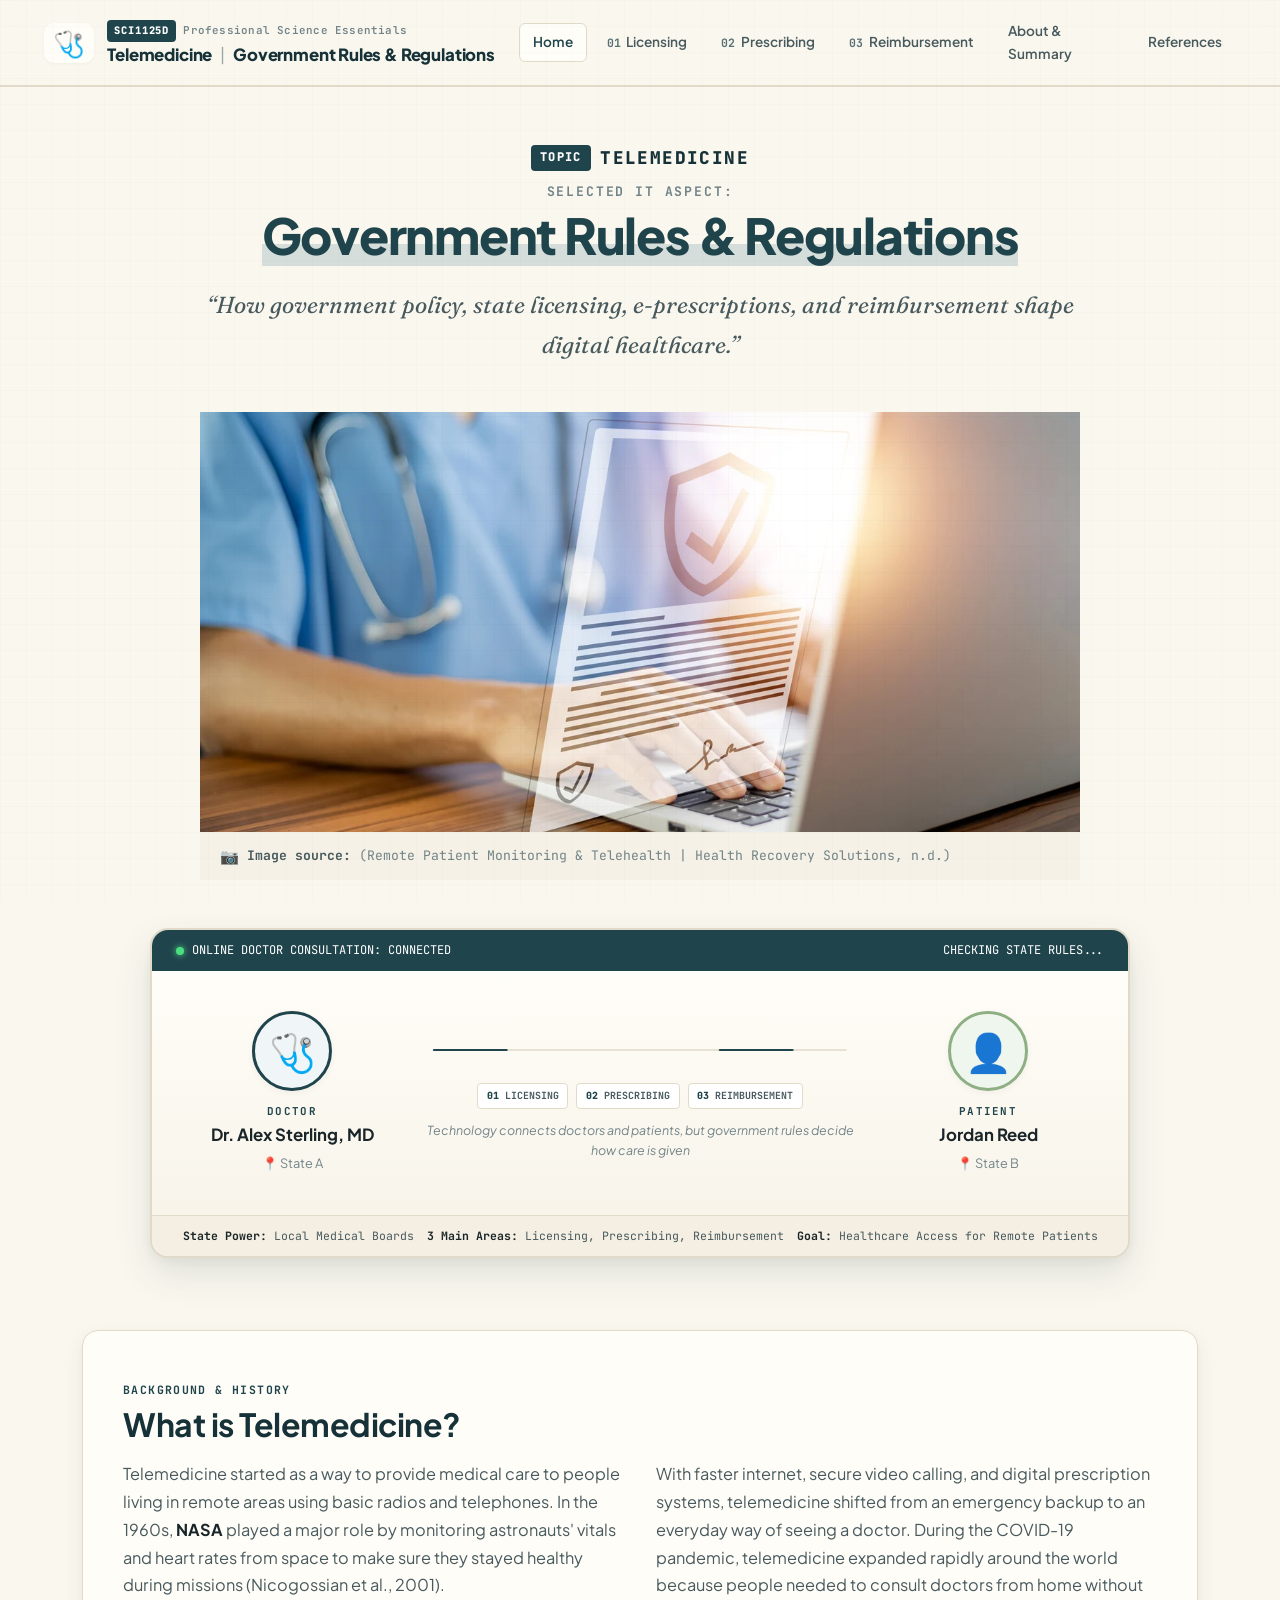
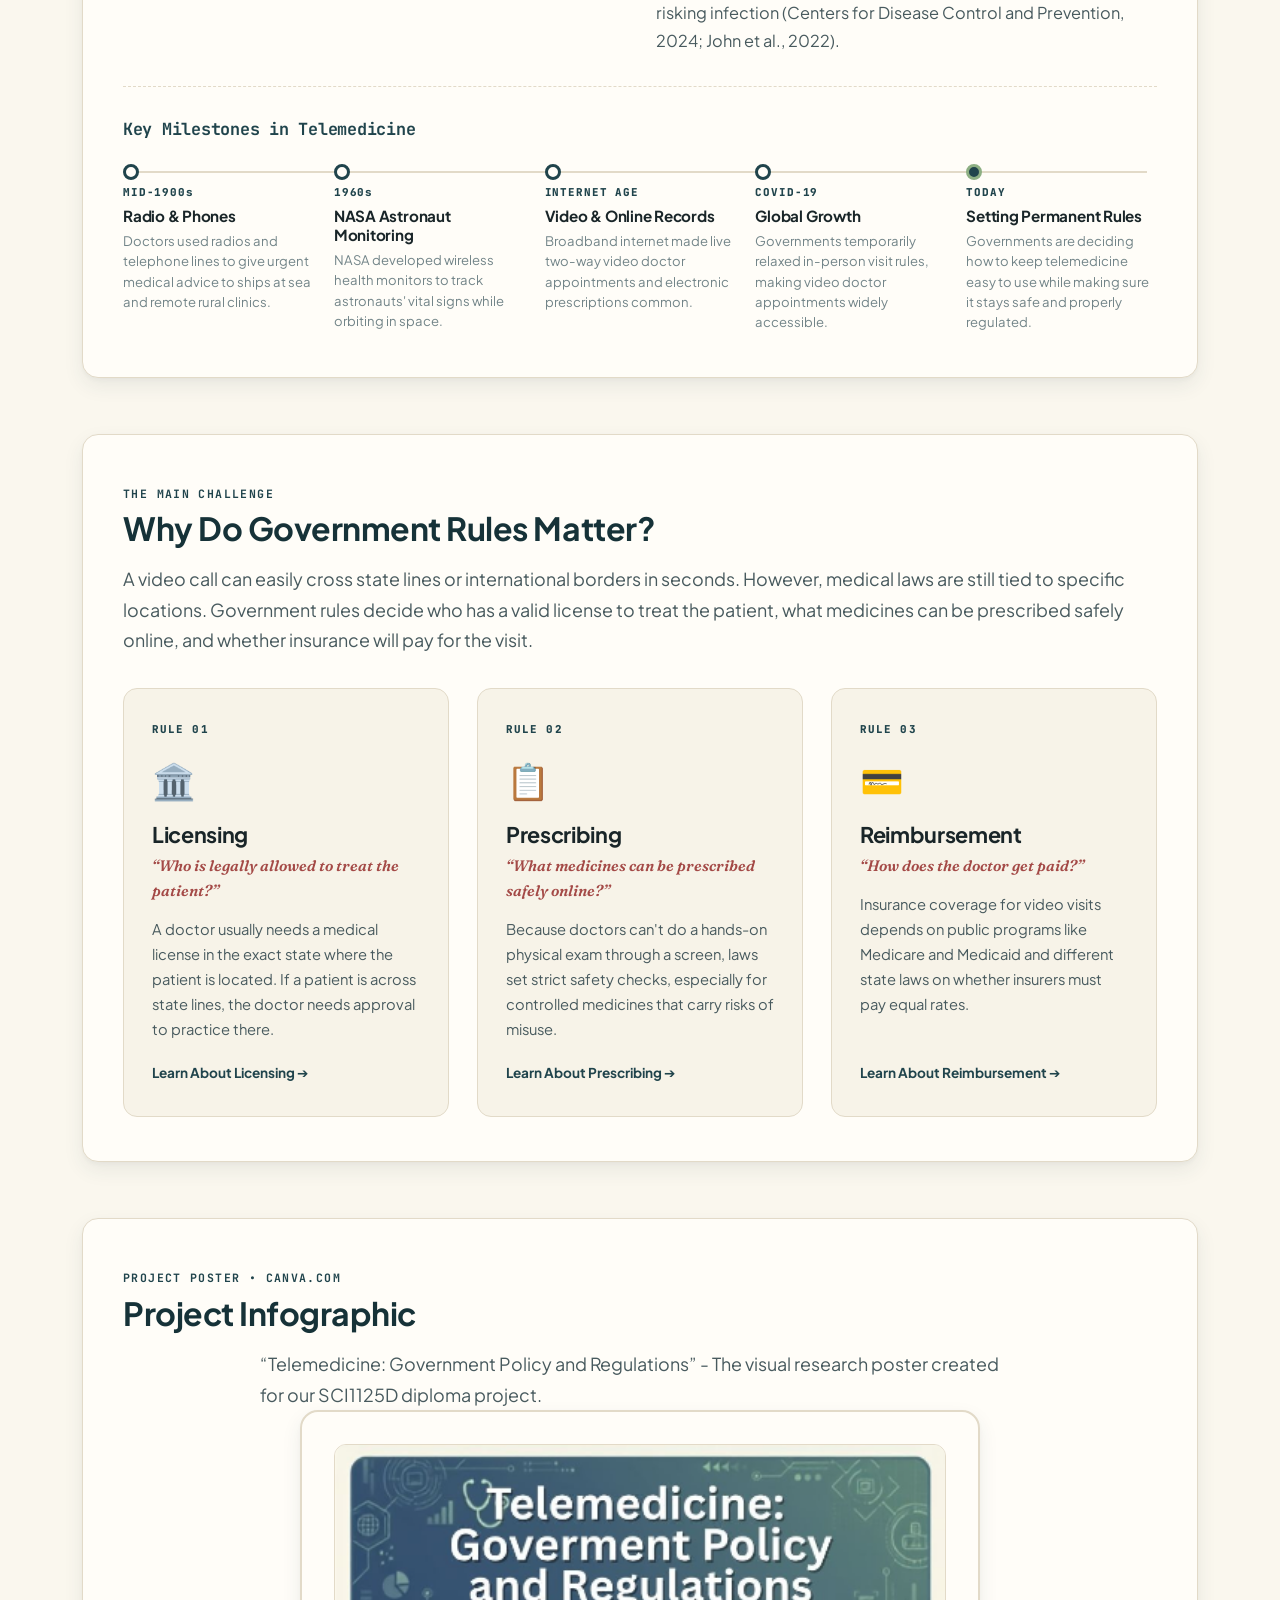
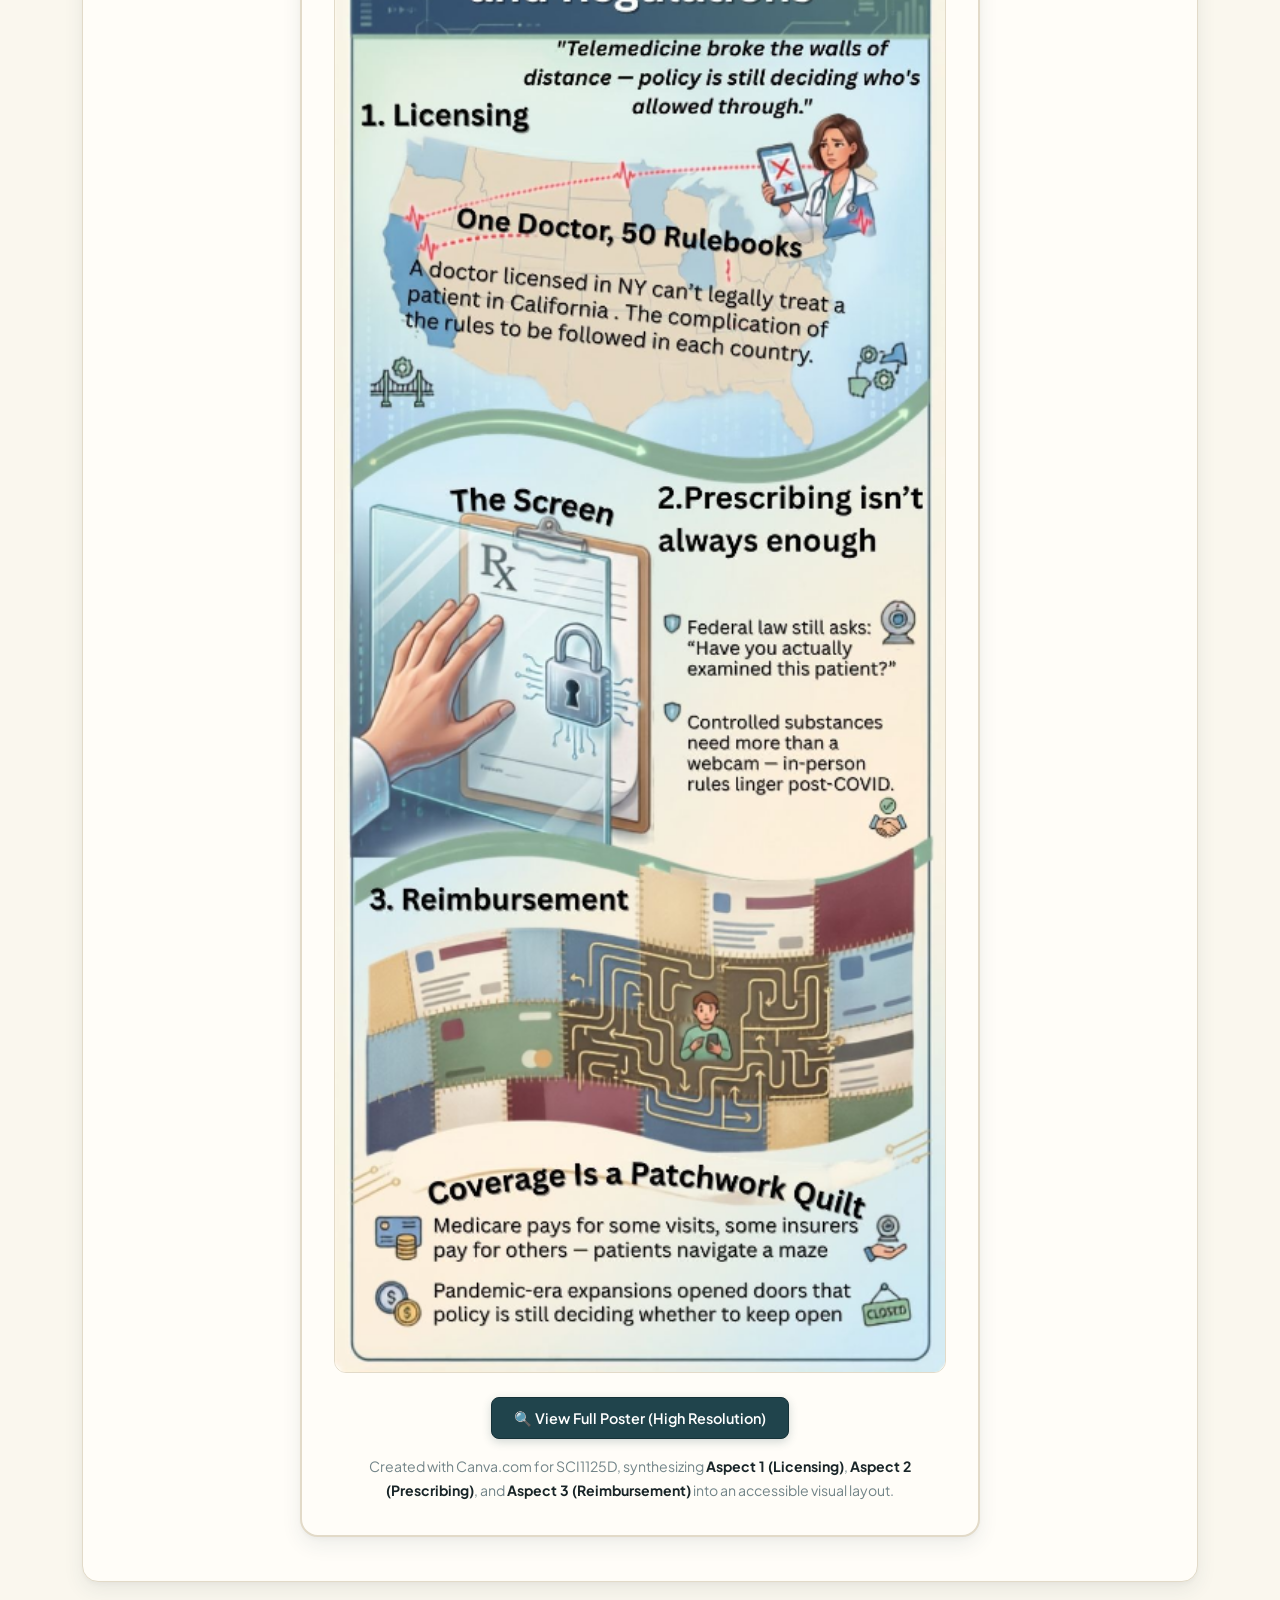
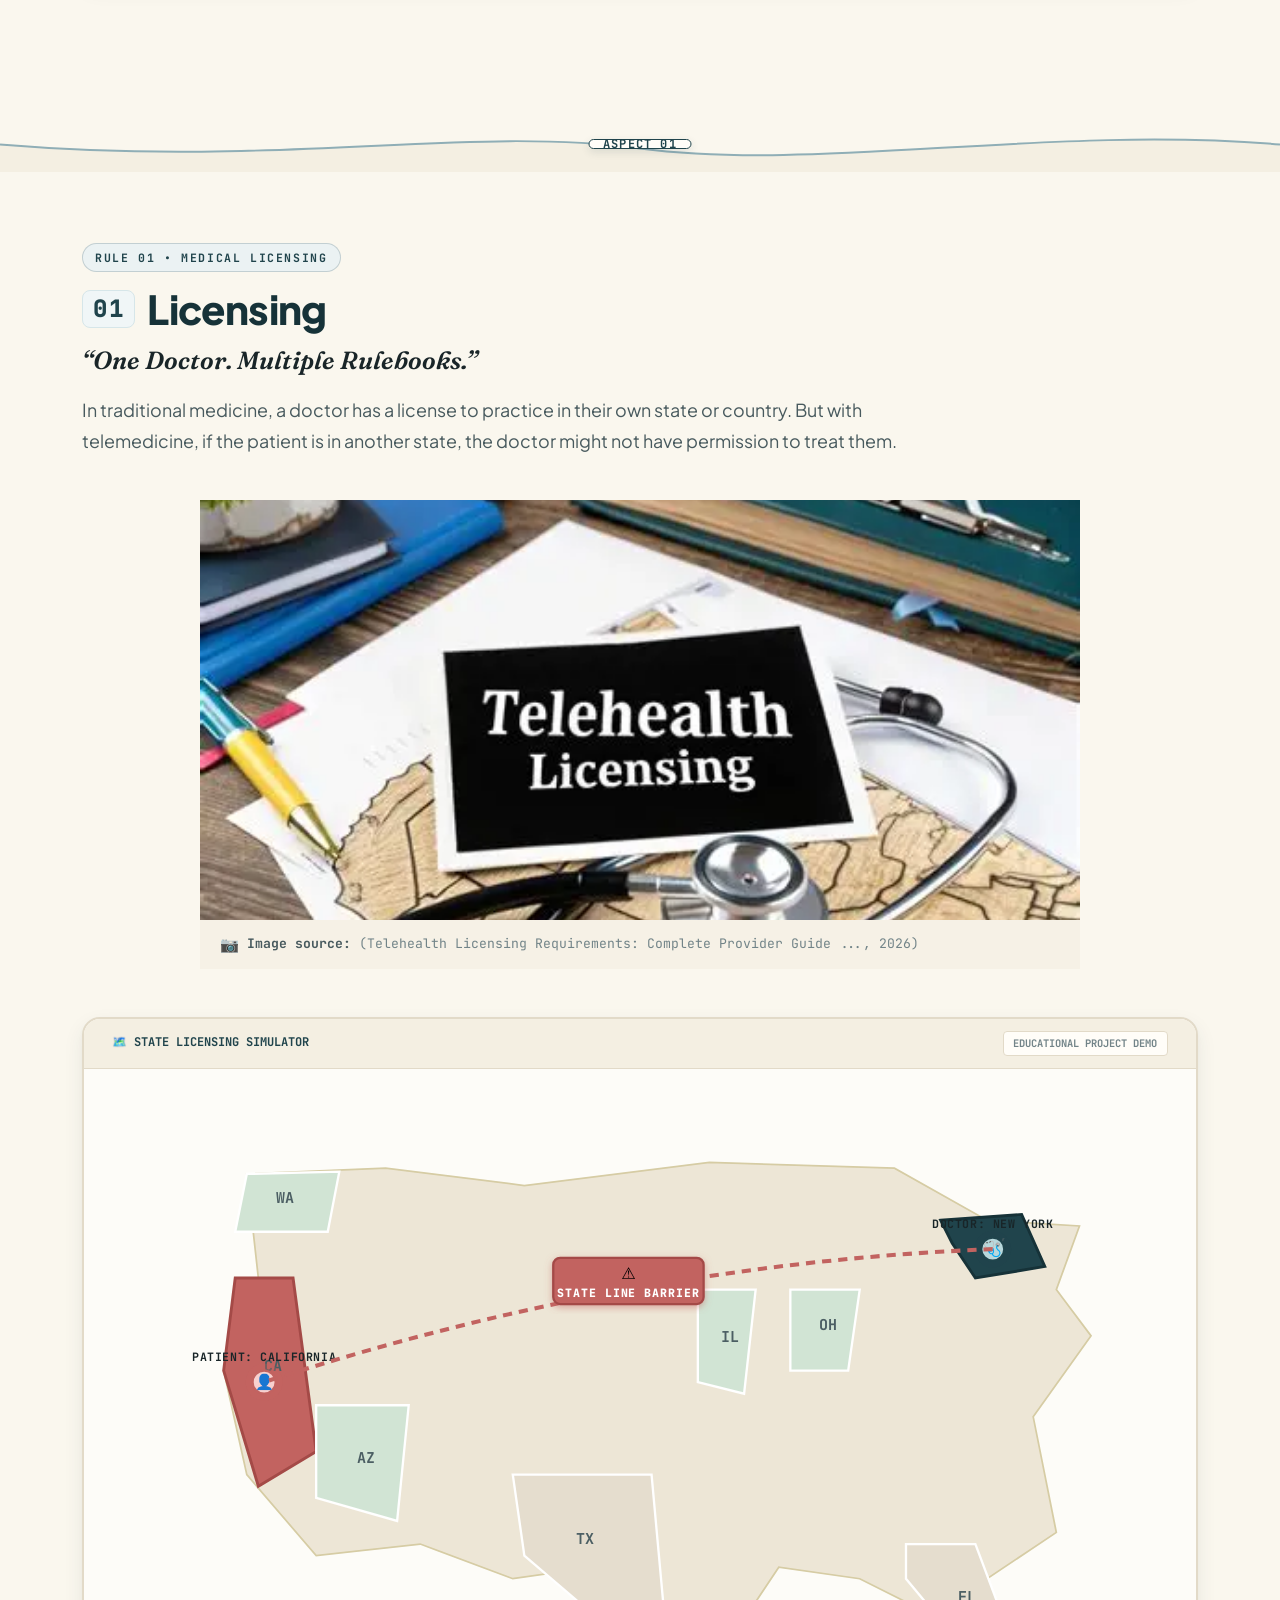
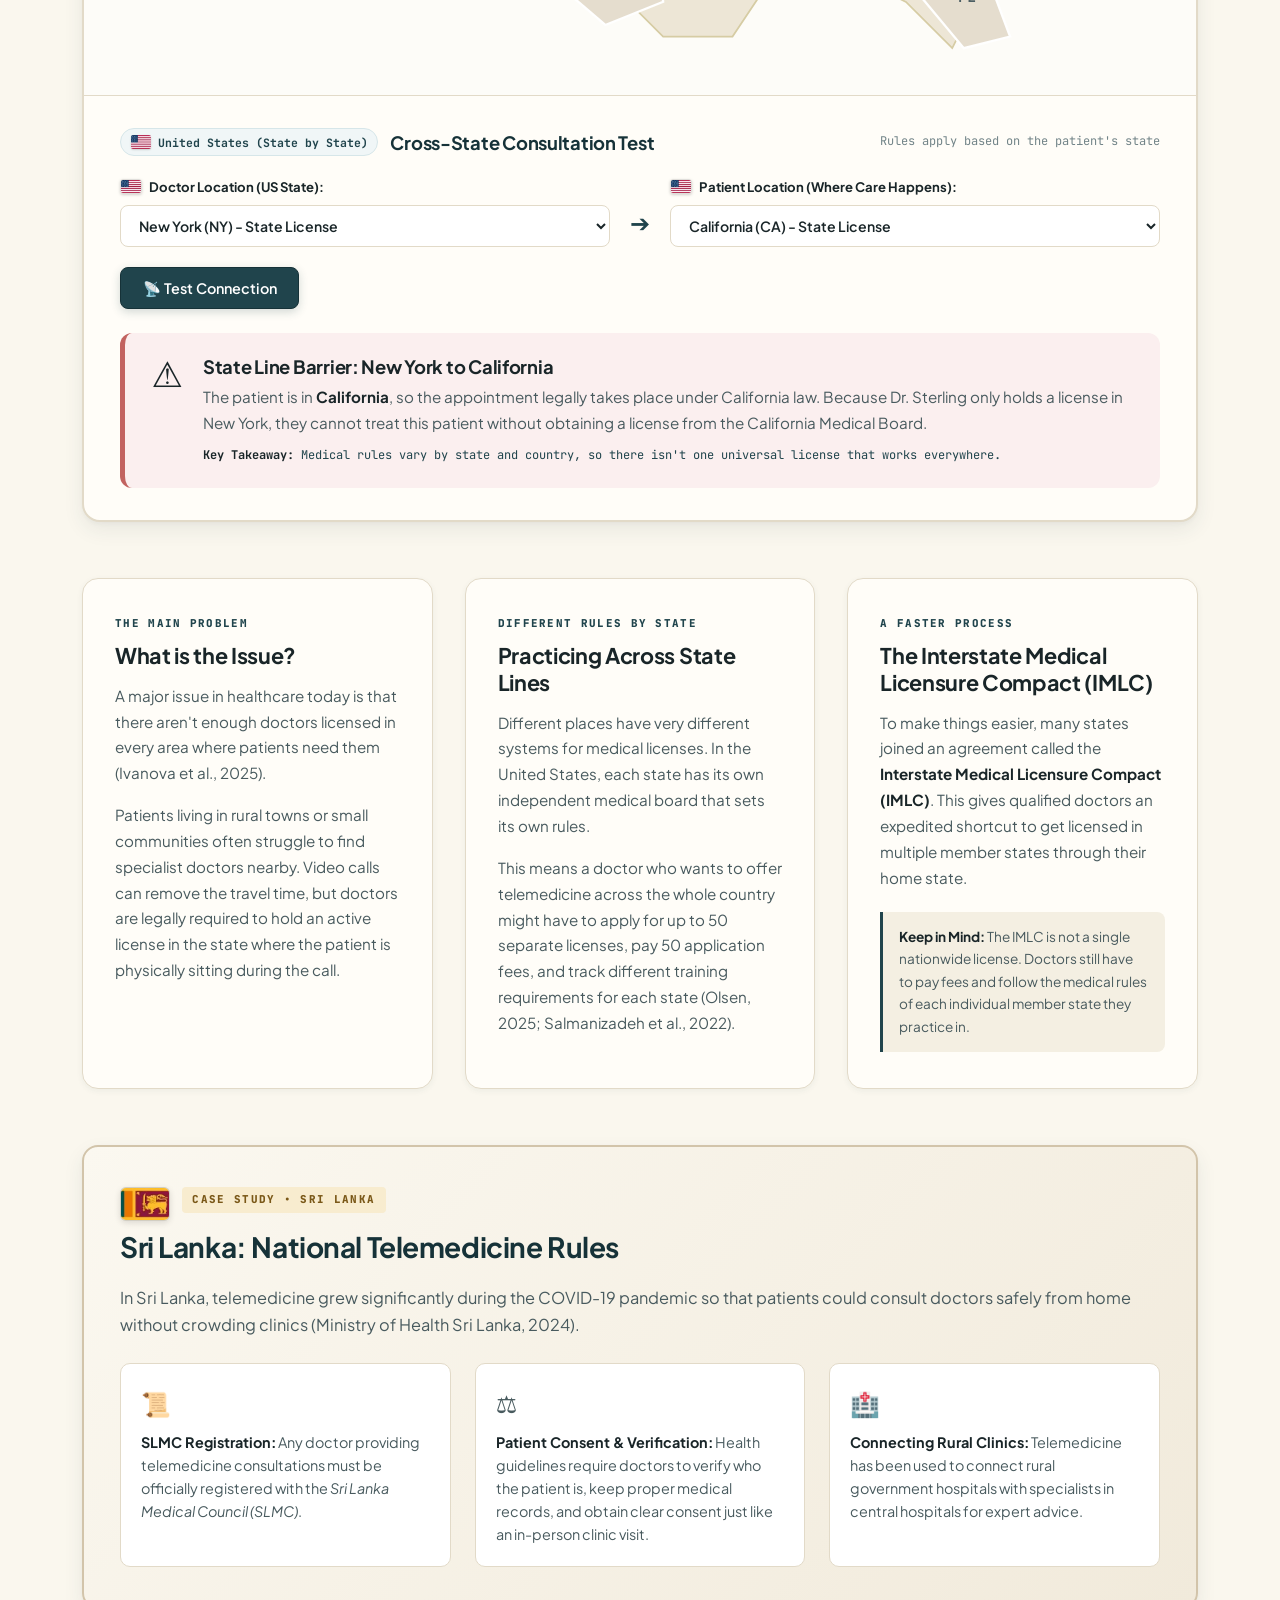
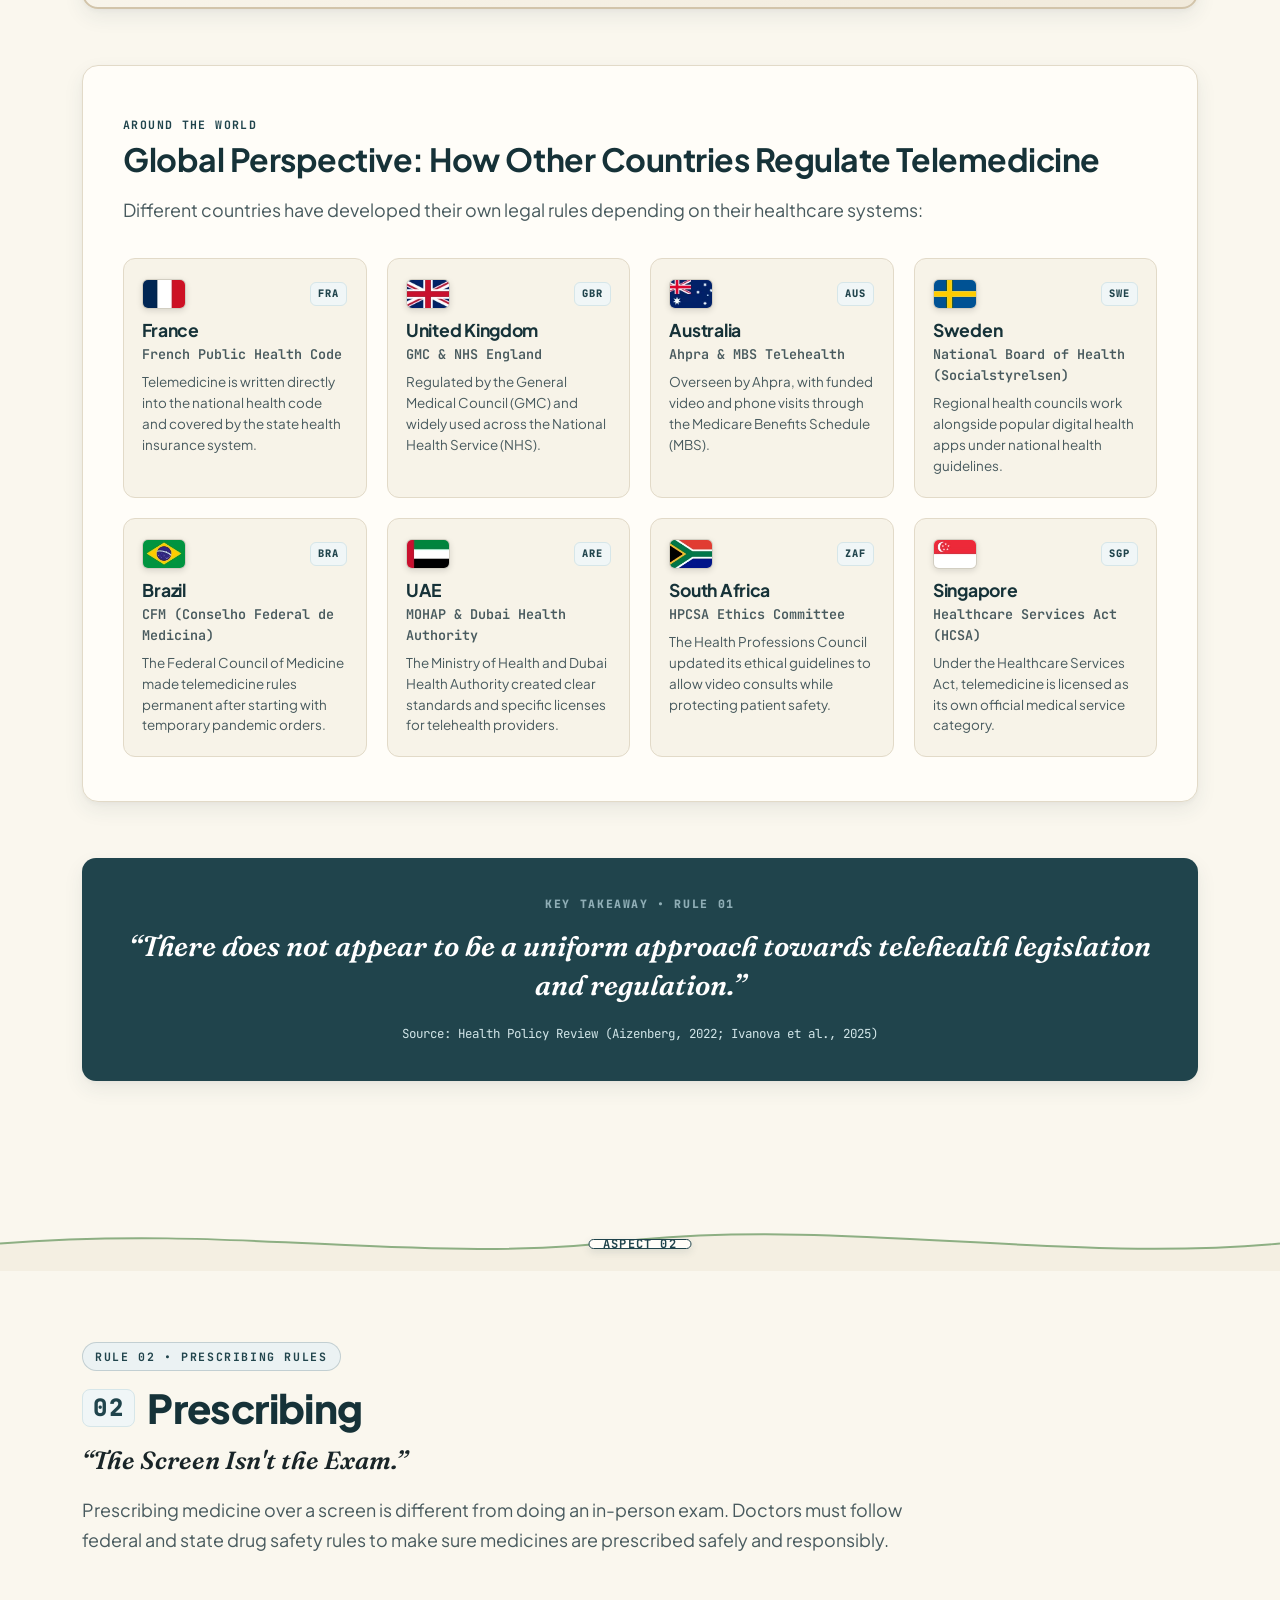
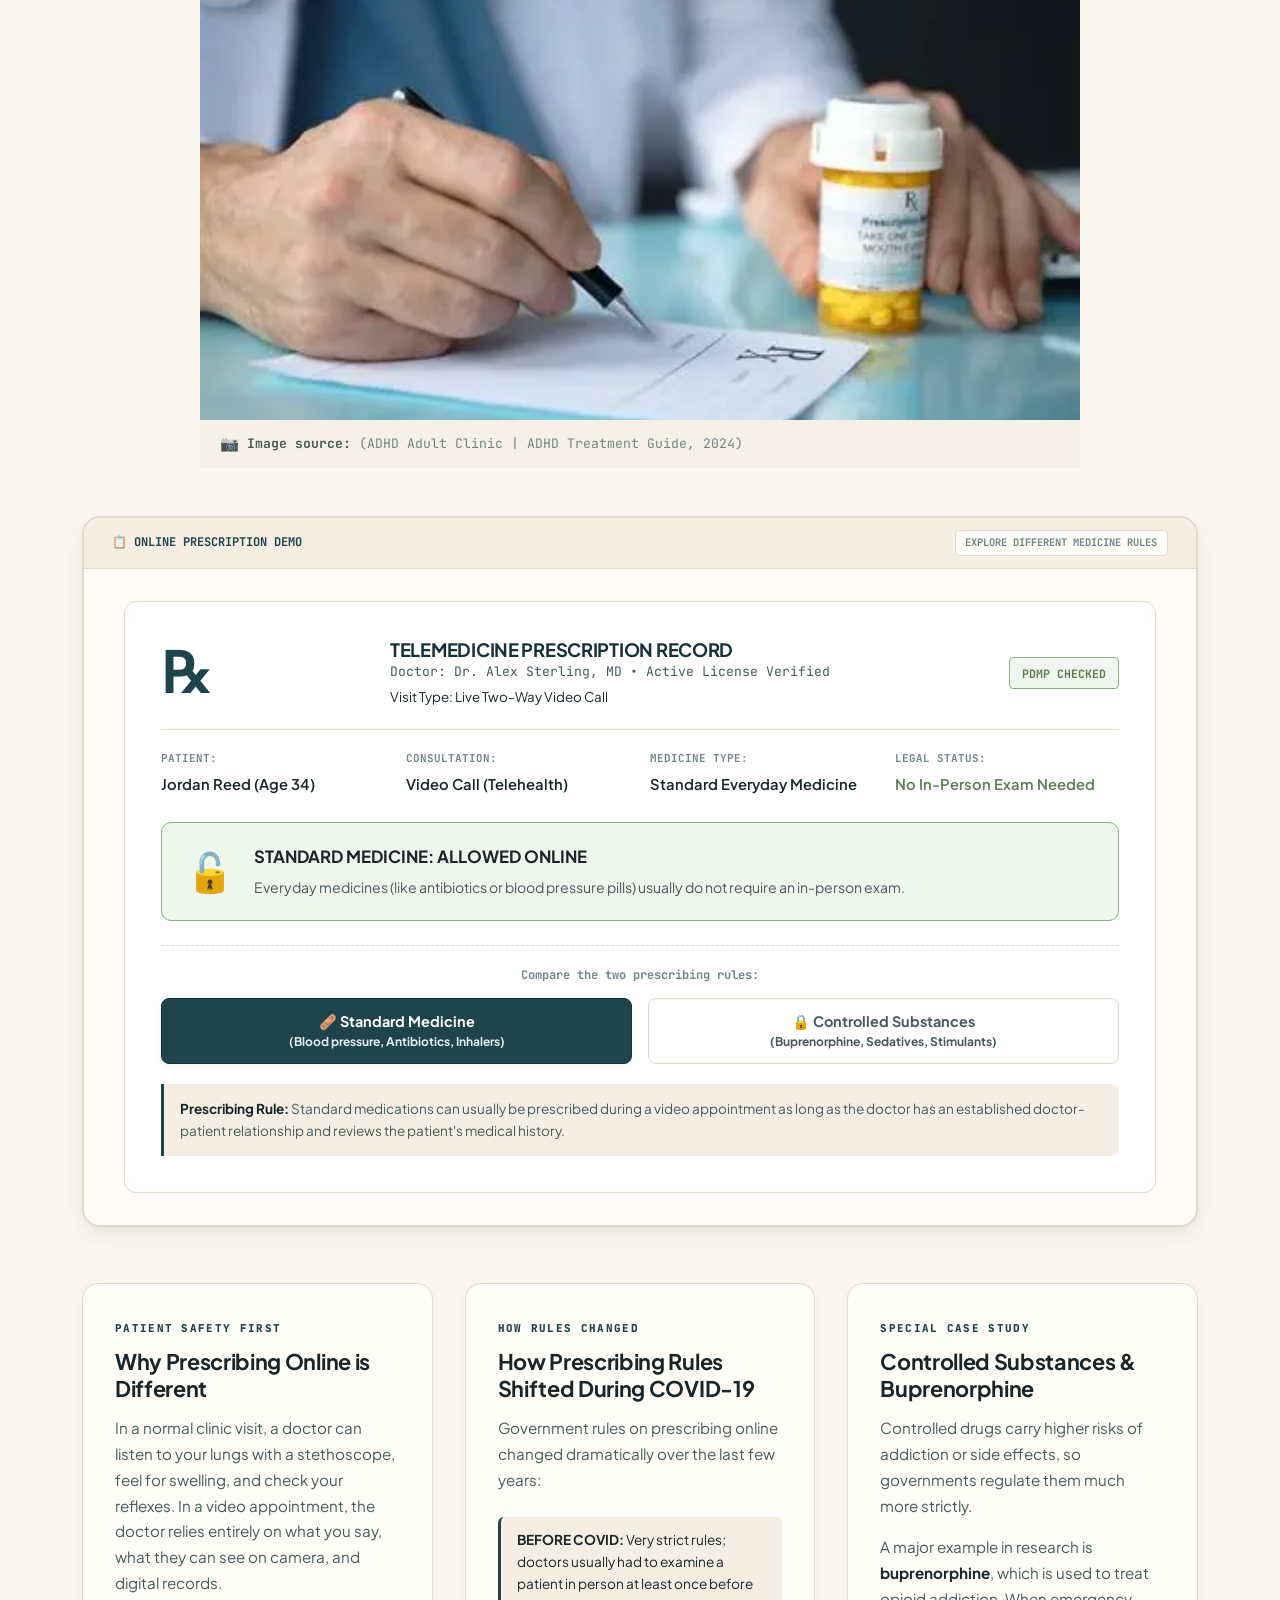
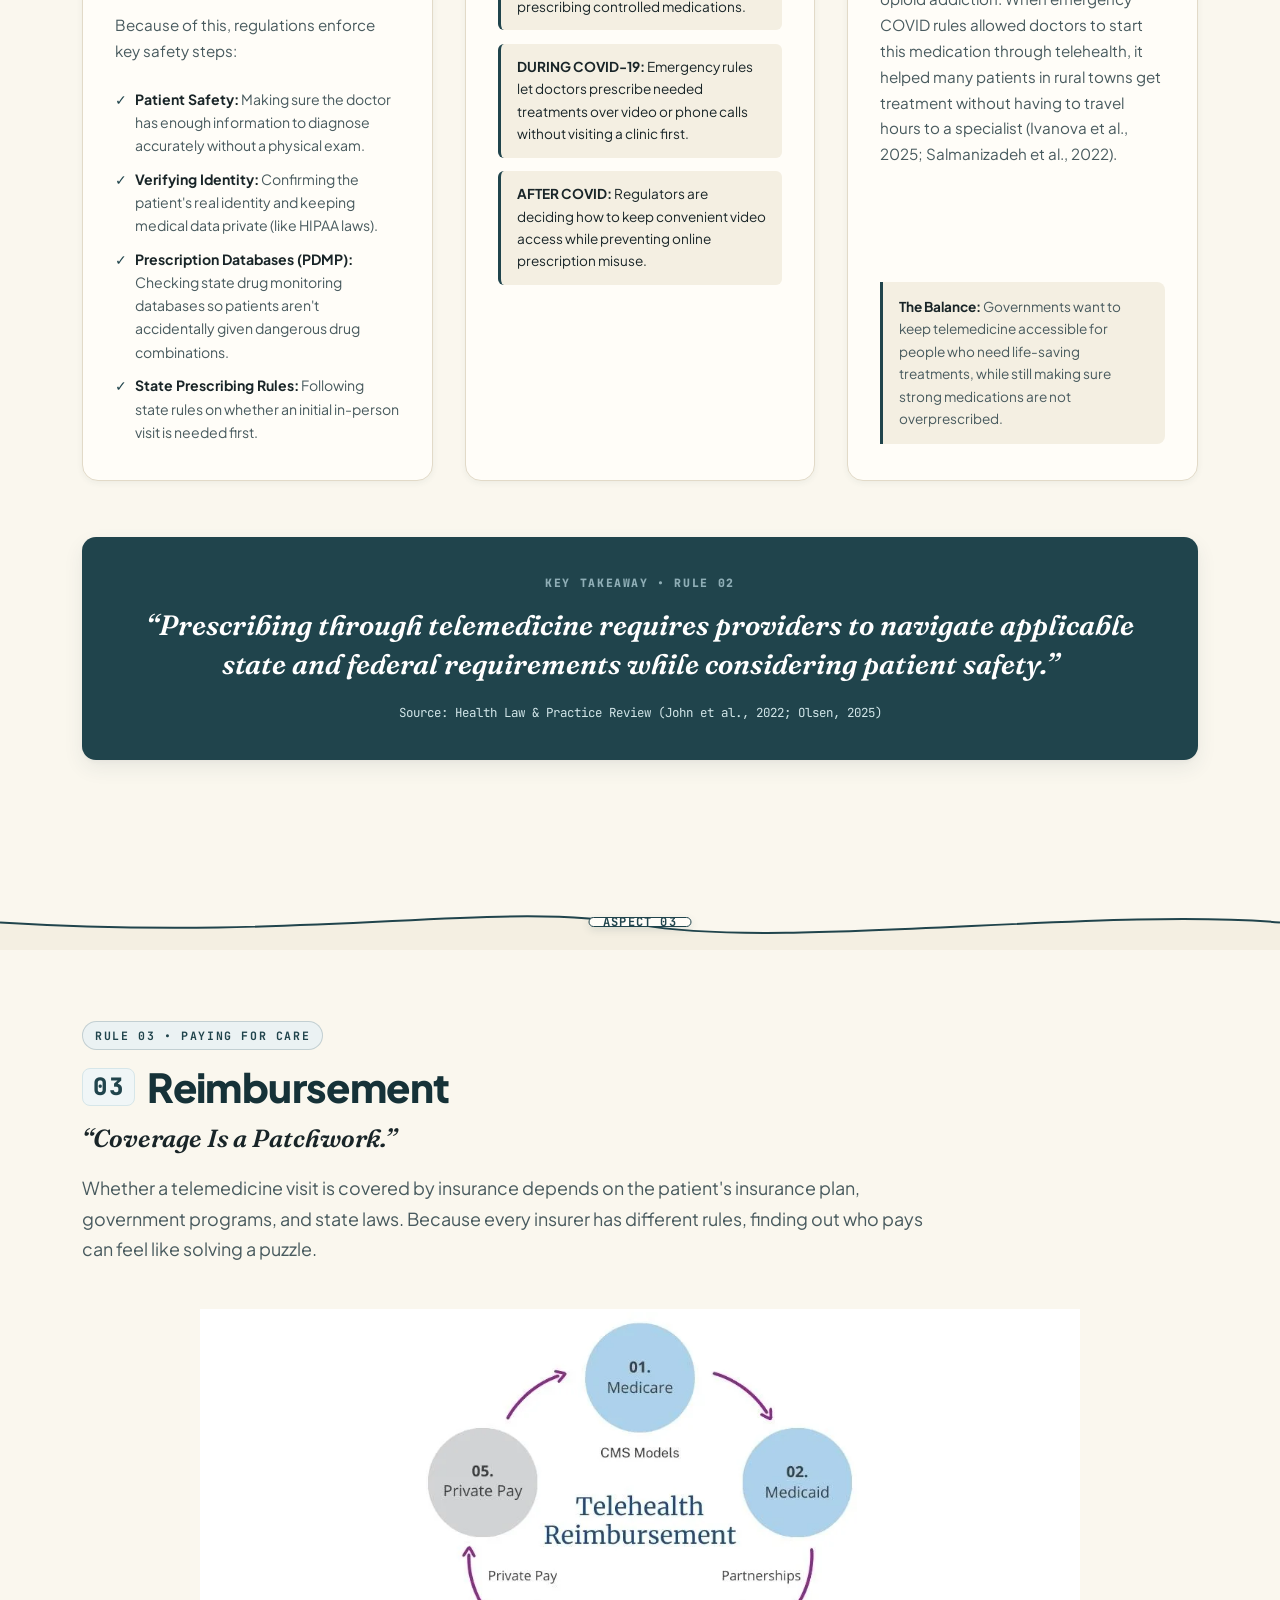
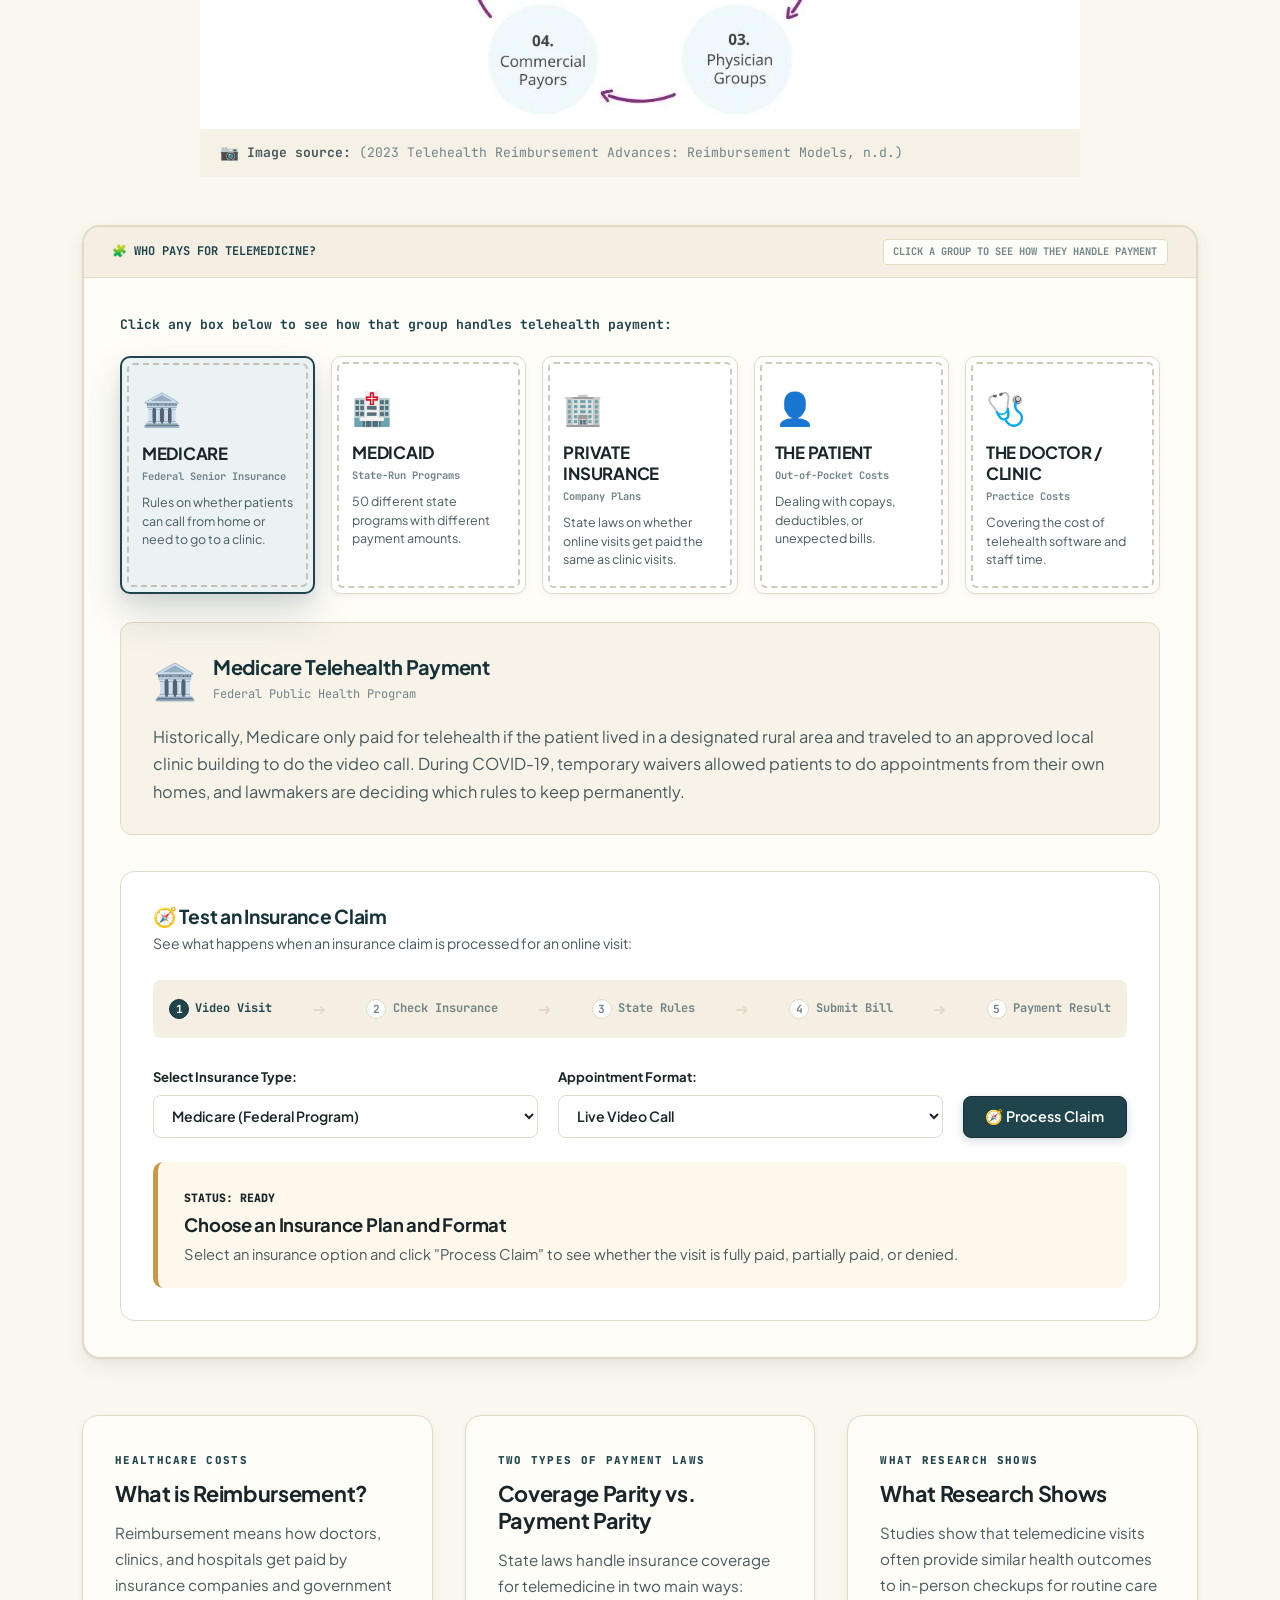
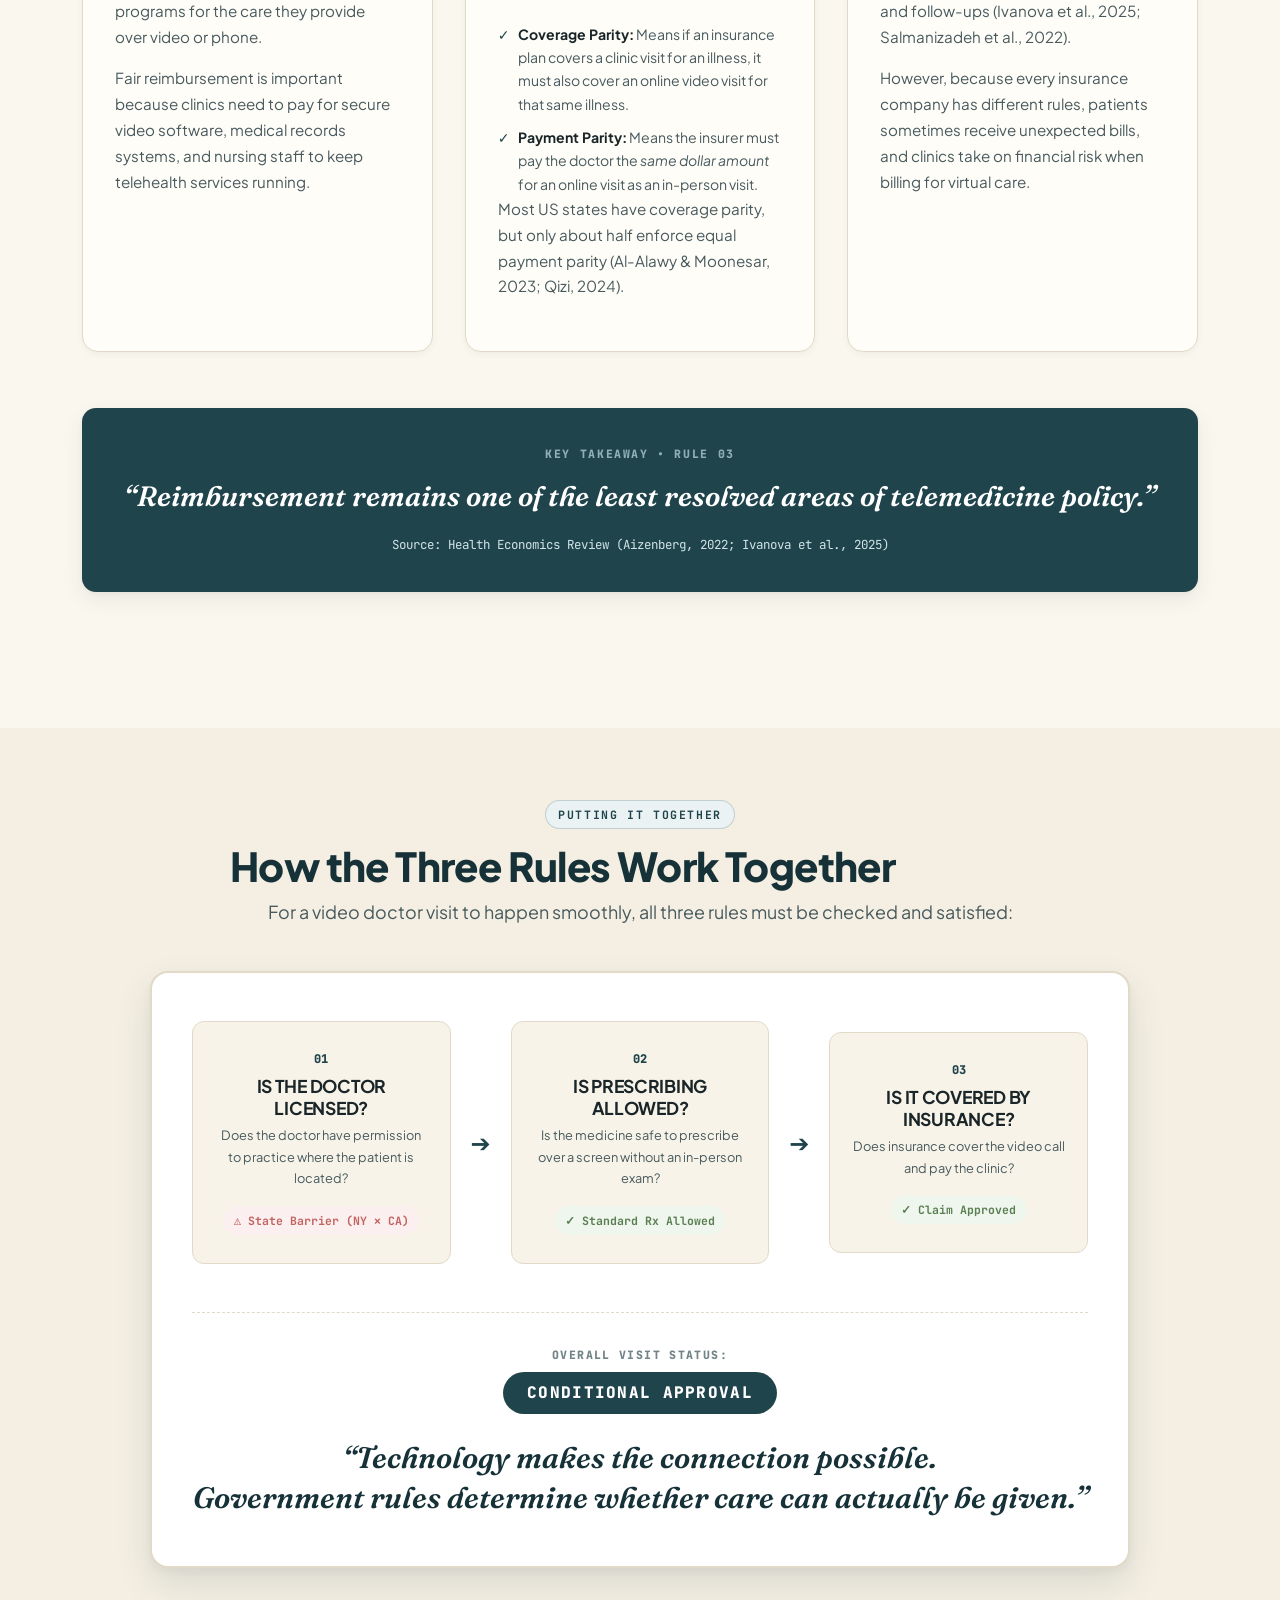
<file: index.html>
<!DOCTYPE html>
<html lang="en">

<head>
  <meta charset="UTF-8">
  <meta name="viewport" content="width=device-width, initial-scale=1.0">
  <title>Telemedicine: Government Rules & Regulations | Student Project (SCI1125D)</title>

  <!-- Academic & Editorial Typography -->
  <link rel="preconnect" href="https://fonts.googleapis.com">
  <link rel="preconnect" href="https://fonts.gstatic.com" crossorigin>
  <link
    href="https://fonts.googleapis.com/css2?family=Fraunces:ital,opsz,wght@0,9..144,400;0,9..144,600;0,9..144,700;1,9..144,400&family=Plus+Jakarta+Sans:wght@400;500;600;700;800&family=JetBrains+Mono:wght@400;500;600&display=swap"
    rel="stylesheet">

  <!-- Favicon -->
  <link rel="icon" type="image/svg+xml" href="favicon.svg">

  <link rel="stylesheet" href="styles.css">
</head>

<body class="academic-body">

  <!-- Subtle Paper Grain & Medical Grid Overlay -->
  <div class="academic-paper-grid" aria-hidden="true"></div>

  <!-- =========================================================================
       TOP MASTHEAD & THREE REGULATORY GATES PROGRESS BAR
       ========================================================================= -->
  <header class="academic-header" id="academic-header">
    <div class="header-inner">
      <div class="academic-brand">
        <span class="academic-insignia">🩺</span>
        <div class="brand-text-block">
          <div class="brand-top-tag">
            <span class="course-code-pill">SCI1125D</span>
            <span class="course-tag-title">Professional Science Essentials</span>
          </div>
          <div class="brand-title">Telemedicine <span class="brand-divider">|</span> Government Rules &amp; Regulations</div>
        </div>
      </div>

      <!-- Main Navigation (Matches 5 Pages in Task 2 Template) -->
      <nav class="academic-nav" aria-label="Course Website Navigation">
        <a href="#home" class="nav-btn active">Home</a>
        <a href="#licensing" class="nav-btn"><span class="nav-num">01</span> Licensing</a>
        <a href="#prescribing" class="nav-btn"><span class="nav-num">02</span> Prescribing</a>
        <a href="#reimbursement" class="nav-btn"><span class="nav-num">03</span> Reimbursement</a>
        <a href="#about" class="nav-btn">About &amp; Summary</a>
        <a href="#references" class="nav-btn">References</a>
      </nav>
    </div>
  </header>

  <main>
    <!-- =========================================================================
         HOME / TOPIC
         ========================================================================= -->
    <section id="home" class="academic-section home-section">
      <div class="container">

        <!-- Academic Heading Block with clear Topic & Aspect Hierarchy -->
        <div class="hero-editorial-lead">

          <!-- Explicit Topic vs Aspect Hierarchy -->
          <div class="hero-topic-kicker">
            <span class="topic-tag-badge">TOPIC</span>
            <span class="topic-title-text">TELEMEDICINE</span>
          </div>

          <h1 class="hero-super-title">
            <span class="aspect-label-sub">SELECTED IT ASPECT:</span>
            <span class="highlight-text">Government Rules &amp; Regulations</span>
          </h1>

          <p class="hero-subheading">
            “How government policy, state licensing, e-prescriptions, and reimbursement shape digital healthcare.”
          </p>
        </div>

        <!-- Featured Section Image: Home (Task 2 Template Requirement) -->
        <figure class="section-featured-figure">
          <img src="images/home.webp" alt="Healthcare professional utilizing digital tablet for remote patient monitoring and telehealth" class="featured-aspect-img">
          <figcaption class="figure-citation">
            <span class="citation-icon">📷</span>
            <span><strong>Image source:</strong> (Remote Patient Monitoring &amp; Telehealth | Health Recovery Solutions, n.d.)</span>
          </figcaption>
        </figure>

        <!-- MAIN HERO VISUAL: Doctor & Patient Connected Through Telemedicine Screen -->
        <div class="hero-consultation-stage">
          <div class="consultation-interface-frame">
            <div class="frame-top-bar">
              <span class="telehealth-status"><span class="pulse-indicator"></span> ONLINE DOCTOR CONSULTATION:
                CONNECTED</span>
              <span class="statutory-notice">CHECKING STATE RULES...</span>
            </div>

            <!-- SVG Visual: Remote Provider & Remote Patient -->
            <div class="screen-consultation-display">

              <!-- Provider Side -->
              <div class="consultation-entity provider-entity">
                <div class="entity-avatar-ring doctor-border">
                  <span class="avatar-symbol">🩺</span>
                </div>
                <div class="entity-meta">
                  <span class="entity-label">DOCTOR</span>
                  <strong class="entity-name">Dr. Alex Sterling, MD</strong>
                  <span class="entity-location">📍 State A</span>
                </div>
              </div>

              <!-- Animated Telemedicine Connection Line & The 3 Barrier Gates -->
              <div class="telemedicine-signal-corridor">
                <svg class="signal-svg" viewBox="0 0 420 80" preserveAspectRatio="none">
                  <!-- Underlying Channel -->
                  <path class="signal-track" d="M10,40 L410,40" />
                  <!-- Pulsing Traveling Wave -->
                  <path id="hero-pulse-path" class="signal-pulse"
                    d="M10,40 L160,40 L175,15 L190,65 L205,10 L220,55 L235,40 L410,40" />
                </svg>

                <!-- Three Regulatory Barriers Introduced Along the Connection -->
                <div class="connection-barriers-row">
                  <div class="barrier-pill barrier-licensing" id="hero-gate-1">
                    <span class="barrier-num">01</span>
                    <span class="barrier-txt">LICENSING</span>
                  </div>
                  <div class="barrier-pill barrier-prescribing" id="hero-gate-2">
                    <span class="barrier-num">02</span>
                    <span class="barrier-txt">PRESCRIBING</span>
                  </div>
                  <div class="barrier-pill barrier-reimbursement" id="hero-gate-3">
                    <span class="barrier-num">03</span>
                    <span class="barrier-txt">REIMBURSEMENT</span>
                  </div>
                </div>

                <span class="connection-caption">Technology connects doctors and patients, but government rules decide
                  how care is given</span>
              </div>

              <!-- Patient Side -->
              <div class="consultation-entity patient-entity">
                <div class="entity-avatar-ring patient-border">
                  <span class="avatar-symbol">👤</span>
                </div>
                <div class="entity-meta">
                  <span class="entity-label">PATIENT</span>
                  <strong class="entity-name">Jordan Reed</strong>
                  <span class="entity-location">📍 State B</span>
                </div>
              </div>

            </div>

            <!-- Bottom Diagnostic Bar -->
            <div class="frame-bottom-bar">
              <span><strong>State Power:</strong> Local Medical Boards</span>
              <span><strong>3 Main Areas:</strong> Licensing, Prescribing, Reimbursement</span>
              <span><strong>Goal:</strong> Healthcare Access for Remote Patients</span>
            </div>
          </div>
        </div>

        <!-- ==========================================
             INTRODUCTION: WHAT IS TELEMEDICINE?
             ========================================== -->
        <div class="academic-content-block intro-academic-block">
          <div class="block-header">
            <span class="block-kicker">BACKGROUND & HISTORY</span>
            <h2 class="block-title">What is Telemedicine?</h2>
          </div>

          <div class="two-column-academic-text">
            <p>
              Telemedicine started as a way to provide medical care to people living in remote areas using basic radios
              and telephones. In the 1960s, <strong>NASA</strong> played a major role by monitoring astronauts' vitals
              and heart rates from space to make sure they stayed healthy during missions (Nicogossian et al., 2001).
            </p>
            <p>
              With faster internet, secure video calling, and digital prescription systems, telemedicine shifted from an
              emergency backup to an everyday way of seeing a doctor. During the COVID-19 pandemic, telemedicine
              expanded rapidly around the world because people needed to consult doctors from home without risking
              infection (Centers for Disease Control and Prevention, 2024; John et al., 2022).
            </p>
          </div>

          <!-- Academic Historical Timeline -->
          <div class="academic-timeline-container">
            <h4 class="timeline-title">Key Milestones in Telemedicine</h4>
            <div class="academic-timeline-track">

              <div class="timeline-step">
                <div class="timeline-dot"></div>
                <span class="timeline-epoch">MID-1900s</span>
                <h5>Radio & Phones</h5>
                <p>Doctors used radios and telephone lines to give urgent medical advice to ships at sea and remote
                  rural clinics.</p>
              </div>

              <div class="timeline-step">
                <div class="timeline-dot"></div>
                <span class="timeline-epoch">1960s</span>
                <h5>NASA Astronaut Monitoring</h5>
                <p>NASA developed wireless health monitors to track astronauts' vital signs while orbiting in space.</p>
              </div>

              <div class="timeline-step">
                <div class="timeline-dot"></div>
                <span class="timeline-epoch">INTERNET AGE</span>
                <h5>Video & Online Records</h5>
                <p>Broadband internet made live two-way video doctor appointments and electronic prescriptions common.
                </p>
              </div>

              <div class="timeline-step">
                <div class="timeline-dot"></div>
                <span class="timeline-epoch">COVID-19</span>
                <h5>Global Growth</h5>
                <p>Governments temporarily relaxed in-person visit rules, making video doctor appointments widely
                  accessible.</p>
              </div>

              <div class="timeline-step current-epoch">
                <div class="timeline-dot"></div>
                <span class="timeline-epoch">TODAY</span>
                <h5>Setting Permanent Rules</h5>
                <p>Governments are deciding how to keep telemedicine easy to use while making sure it stays safe and
                  properly regulated.</p>
              </div>

            </div>
          </div>
        </div>

        <!-- ==========================================
             TOPIC OVERVIEW: WHY DO GOVERNMENT RULES MATTER?
             ========================================== -->
        <div class="academic-content-block rules-matter-block">
          <div class="block-header">
            <span class="block-kicker">THE MAIN CHALLENGE</span>
            <h2 class="block-title">Why Do Government Rules Matter?</h2>
            <p class="block-lead">
              A video call can easily cross state lines or international borders in seconds. However, medical laws are
              still tied to specific locations. Government rules decide who has a valid license to treat the patient,
              what medicines can be prescribed safely online, and whether insurance will pay for the visit.
            </p>
          </div>

          <!-- The Three Regulatory Gates Cards -->
          <div class="regulatory-cards-grid">

            <a href="#licensing" class="gate-preview-card">
              <div class="card-gate-tag">RULE 01</div>
              <div class="card-icon">🏛️</div>
              <h3>Licensing</h3>
              <span class="gate-question">“Who is legally allowed to treat the patient?”</span>
              <p>
                A doctor usually needs a medical license in the exact state where the patient is located. If a patient
                is across state lines, the doctor needs approval to practice there.
              </p>
              <span class="card-cta-link">Learn About Licensing ➔</span>
            </a>

            <a href="#prescribing" class="gate-preview-card">
              <div class="card-gate-tag">RULE 02</div>
              <div class="card-icon">📋</div>
              <h3>Prescribing</h3>
              <span class="gate-question">“What medicines can be prescribed safely online?”</span>
              <p>
                Because doctors can't do a hands-on physical exam through a screen, laws set strict safety
                checks, especially for controlled medicines that carry risks of misuse.
              </p>
              <span class="card-cta-link">Learn About Prescribing ➔</span>
            </a>

            <a href="#reimbursement" class="gate-preview-card">
              <div class="card-gate-tag">RULE 03</div>
              <div class="card-icon">💳</div>
              <h3>Reimbursement</h3>
              <span class="gate-question">“How does the doctor get paid?”</span>
              <p>
                Insurance coverage for video visits depends on public programs like Medicare and Medicaid and different
                state laws on whether insurers must pay equal rates.
              </p>
              <span class="card-cta-link">Learn About Reimbursement ➔</span>
            </a>

          </div>
        </div>

        <!-- ==========================================
             PROJECT INFOGRAPHIC (TASK 2 TEMPLATE: TOPIC/HOME)
             ========================================== -->
        <div class="academic-content-block infographic-home-block" id="home-infographic-block">
          <div class="block-header text-center">
            <span class="block-kicker">PROJECT POSTER • CANVA.COM</span>
            <h2 class="block-title">Project Infographic</h2>
            <p class="block-lead" style="margin: 0 auto; max-width: 760px;">
              “Telemedicine: Government Policy and Regulations” - The visual research poster created for our SCI1125D diploma project.
            </p>
          </div>

          <div class="infographic-display-card">
            <div class="infographic-frame">
              <img src="infographic.png" alt="Telemedicine Government Policy and Regulations Infographic Poster"
                class="featured-infographic-img" id="main-infographic-image">
            </div>
            <div class="infographic-actions">
              <button id="open-lightbox-btn" class="btn btn-academic-primary">
                🔍 View Full Poster (High Resolution)
              </button>
              <p class="infographic-note">
                Created with Canva.com for SCI1125D, synthesizing <strong>Aspect 1 (Licensing)</strong>,
                <strong>Aspect 2 (Prescribing)</strong>, and <strong>Aspect 3 (Reimbursement)</strong> into an accessible visual layout.
              </p>
            </div>
          </div>
        </div>

      </div>
    </section>

    <!-- Flowing Wave Divider -->
    <div class="academic-curved-divider" aria-hidden="true">
      <svg viewBox="0 0 1440 70" preserveAspectRatio="none">
        <path d="M0,35 C320,65 520,10 720,40 C920,70 1180,10 1440,35 L1440,70 L0,70 Z" fill="#F4EFE2" />
        <path d="M0,35 C320,65 520,10 720,40 C920,70 1180,10 1440,35" fill="none" stroke="#8FAEB6" stroke-width="2.5" />
      </svg>
      <div class="divider-badge">ASPECT 01</div>
    </div>

    <!-- =========================================================================
         ASPECT 1: LICENSING: "ONE DOCTOR. MULTIPLE RULEBOOKS."
         ========================================================================= -->
    <section id="licensing" class="academic-section licensing-section">
      <div class="container">

        <div class="section-title-wrap">
          <span class="section-aspect-pill">RULE 01 • MEDICAL LICENSING</span>
          <h2 class="aspect-headline"><span class="headline-num">01</span> Licensing</h2>
          <p class="aspect-quote">“One Doctor. Multiple Rulebooks.”</p>
          <p class="aspect-lead-description">
            In traditional medicine, a doctor has a license to practice in their own state or country. But with
            telemedicine, if the patient is in another state, the doctor might not have permission to treat them.
          </p>
        </div>

        <!-- Featured Section Image: Aspect 1 Licensing (Task 2 Template Requirement) -->
        <figure class="section-featured-figure">
          <img src="images/licensing.webp" alt="Medical professional reviewing healthcare licensing and provider credentials" class="featured-aspect-img">
          <figcaption class="figure-citation">
            <span class="citation-icon">📷</span>
            <span><strong>Image source:</strong> (Telehealth Licensing Requirements: Complete Provider Guide ..., 2026)</span>
          </figcaption>
        </figure>

        <!-- MAIN VISUAL: Stylized US Map with Animated Boundary Pause -->
        <div class="academic-interactive-card">
          <div class="card-meta-bar">
            <span>🗺️ STATE LICENSING SIMULATOR</span>
            <span class="edu-disclaimer">EDUCATIONAL PROJECT DEMO</span>
          </div>

          <div class="map-simulation-viewport">
            <svg id="licensing-map-svg" viewBox="0 0 920 500" class="academic-map-svg"
              aria-label="Interactive US Map with Jurisdiction Boundaries">
              <defs>
                <filter id="boundaryGlow" x="-20%" y="-20%" width="140%" height="140%">
                  <feDropShadow dx="0" dy="2" stdDeviation="3" flood-color="#C26360" flood-opacity="0.5" />
                </filter>
              </defs>

              <!-- Base US Outline -->
              <path class="map-base-continent"
                d="M120,70 L240,65 L360,80 L520,60 L680,65 L760,110 L840,115 L820,170 L850,210 L800,280 L820,380 L760,420 L730,480 L690,440 L650,420 L580,410 L540,470 L480,470 L420,410 L350,420 L270,390 L180,400 L120,330 L100,240 L130,160 Z" />

              <!-- Interactive State Polygons -->
              <path id="poly-WA" class="map-poly compact-state" d="M120,70 L200,68 L190,120 L110,120 Z" data-code="WA"
                data-name="Washington" />
              <path id="poly-CA" class="map-poly active-patient-state"
                d="M110,160 L160,160 L180,310 L130,340 L100,240 Z" data-code="CA" data-name="California" />
              <path id="poly-AZ" class="map-poly compact-state" d="M180,270 L260,270 L250,370 L180,350 Z" data-code="AZ"
                data-name="Arizona" />
              <path id="poly-TX" class="map-poly independent-state" d="M350,330 L470,330 L480,440 L430,460 L360,400 Z"
                data-code="TX" data-name="Texas" />
              <path id="poly-IL" class="map-poly compact-state" d="M510,170 L560,170 L550,260 L510,250 Z" data-code="IL"
                data-name="Illinois" />
              <path id="poly-OH" class="map-poly compact-state" d="M590,170 L650,170 L640,240 L590,240 Z" data-code="OH"
                data-name="Ohio" />
              <path id="poly-NY" class="map-poly active-doctor-state" d="M720,110 L790,105 L810,150 L750,160 L730,130 Z"
                data-code="NY" data-name="New York" />
              <path id="poly-FL" class="map-poly independent-state" d="M690,390 L750,390 L780,470 L740,480 L690,420 Z"
                data-code="FL" data-name="Florida" />

              <!-- State Text Labels -->
              <text x="135" y="240" class="svg-state-label">CA</text>
              <text x="145" y="95" class="svg-state-label">WA</text>
              <text x="215" y="320" class="svg-state-label">AZ</text>
              <text x="405" y="390" class="svg-state-label">TX</text>
              <text x="530" y="215" class="svg-state-label">IL</text>
              <text x="615" y="205" class="svg-state-label">OH</text>
              <text x="760" y="135" class="svg-state-label">NY</text>
              <text x="735" y="440" class="svg-state-label">FL</text>

              <!-- Doctor Marker: New York -->
              <g id="map-doc-marker" transform="translate(765, 135)">
                <circle cx="0" cy="0" r="16" class="doc-halo" />
                <circle cx="0" cy="0" r="10" class="doc-core" />
                <text x="0" y="4" text-anchor="middle" class="marker-symbol">🩺</text>
                <text x="0" y="-18" text-anchor="middle" class="marker-tag">DOCTOR: NEW YORK</text>
              </g>

              <!-- Patient Marker: California -->
              <g id="map-pat-marker" transform="translate(135, 250)">
                <circle cx="0" cy="0" r="16" class="pat-halo" />
                <circle cx="0" cy="0" r="10" class="pat-core" />
                <text x="0" y="4" text-anchor="middle" class="marker-symbol">👤</text>
                <text x="0" y="-18" text-anchor="middle" class="marker-tag">PATIENT: CALIFORNIA</text>
              </g>

              <!-- Animated Medical Connection Signal Line -->
              <path id="signal-flight-arc" class="map-signal-arc" d="M765,135 Q450,40 135,250" />

              <!-- Regulatory Boundary Barrier (Revealed at midpoint) -->
              <g id="regulatory-boundary-barrier" transform="translate(450, 140)" filter="url(#boundaryGlow)">
                <rect x="-65" y="-20" width="130" height="40" rx="6" class="boundary-box" />
                <text x="0" y="-2" text-anchor="middle" class="boundary-icon">⚠️</text>
                <text x="0" y="14" text-anchor="middle" class="boundary-text">STATE LINE BARRIER</text>
              </g>
            </svg>
          </div>

          <!-- Interactive Licensing Simulator Controls -->
          <div class="simulator-controls-container">
            <div class="sim-header-row">
              <div class="sim-title-wrap">
                <span class="sim-flag-badge-pill">
                  <img src="images/flags/us.webp" alt="United States Flag" class="sim-flag-pill-img">
                  <span class="sim-flag-pill-text">United States (State by State)</span>
                </span>
                <h4 class="sim-title">Cross-State Consultation Test</h4>
              </div>
              <span class="sim-rules-hint">Rules apply based on the patient's state</span>
            </div>
            <div class="sim-dropdowns-row">

              <div class="sim-field">
                <label for="doctor-loc-select">
                  <span class="sim-label-flag-wrap"><img src="images/flags/us.webp" alt="US Flag" class="sim-flag-icon"></span>
                  Doctor Location (US State):
                </label>
                <select id="doctor-loc-select" class="academic-select">
                  <option value="NY" selected>New York (NY) - State License</option>
                  <option value="CA">California (CA) - State License</option>
                  <option value="WA">Washington (WA) - IMLC Member</option>
                  <option value="AZ">Arizona (AZ) - IMLC Member</option>
                  <option value="IL">Illinois (IL) - IMLC Member</option>
                  <option value="OH">Ohio (OH) - IMLC Member</option>
                  <option value="TX">Texas (TX) - Texas Board</option>
                  <option value="FL">Florida (FL) - Telehealth Registry</option>
                </select>
              </div>

              <div class="sim-field-arrow">➔</div>

              <div class="sim-field">
                <label for="patient-loc-select">
                  <span class="sim-label-flag-wrap"><img src="images/flags/us.webp" alt="US Flag" class="sim-flag-icon"></span>
                  Patient Location (Where Care Happens):
                </label>
                <select id="patient-loc-select" class="academic-select">
                  <option value="CA" selected>California (CA) - State License</option>
                  <option value="NY">New York (NY) - State License</option>
                  <option value="WA">Washington (WA) - IMLC Member</option>
                  <option value="AZ">Arizona (AZ) - IMLC Member</option>
                  <option value="IL">Illinois (IL) - IMLC Member</option>
                  <option value="OH">Ohio (OH) - IMLC Member</option>
                  <option value="TX">Texas (TX) - Texas Board</option>
                  <option value="FL">Florida (FL) - Telehealth Registry</option>
                </select>
              </div>

            </div>

            <div class="sim-actions-row">
              <button id="send-consultation-btn" class="btn btn-academic-primary">
                📡 Test Connection
              </button>
            </div>

            <!-- Dynamic Educational Verdict Display -->
            <div id="licensing-verdict-display" class="verdict-banner-academic verdict-friction">
              <div class="verdict-badge-icon" id="verdict-icon">⚖️</div>
              <div class="verdict-info-body">
                <h5 id="verdict-title">State Rule Check: New York to California</h5>
                <p id="verdict-explanation">
                  Even though the doctor is fully licensed in New York, the medical visit is legally considered to
                  happen where the patient is located in California. Therefore, the doctor needs a California license or
                  special interstate approval to treat this patient.
                </p>
                <div class="verdict-statutory-cite">
                  <strong>Key Takeaway:</strong> Medical rules vary by state and country, so there isn't one universal
                  license that works everywhere.
                </div>
              </div>
            </div>

          </div>
        </div>

        <!-- Academic Content Blocks for Aspect 1 -->
        <div class="academic-cards-grid">

          <!-- What is the Issue? -->
          <div class="academic-card">
            <span class="card-eyebrow">THE MAIN PROBLEM</span>
            <h3>What is the Issue?</h3>
            <p>
              A major issue in healthcare today is that there aren't enough doctors licensed in every area where
              patients need them (Ivanova et al., 2025).
            </p>
            <p>
              Patients living in rural towns or small communities often struggle to find specialist doctors nearby.
              Video calls can remove the travel time, but doctors are legally required to hold an active license in the
              state where the patient is physically sitting during the call.
            </p>
          </div>

          <!-- Cross-State and Cross-Border Practice -->
          <div class="academic-card">
            <span class="card-eyebrow">DIFFERENT RULES BY STATE</span>
            <h3>Practicing Across State Lines</h3>
            <p>
              Different places have very different systems for medical licenses. In the United States, each state has
              its own independent medical board that sets its own rules.
            </p>
            <p>
              This means a doctor who wants to offer telemedicine across the whole country might have to apply for up to
              50 separate licenses, pay 50 application fees, and track different training requirements for each state
              (Olsen, 2025; Salmanizadeh et al., 2022).
            </p>
          </div>

          <!-- IMLC Analysis -->
          <div class="academic-card">
            <span class="card-eyebrow">A FASTER PROCESS</span>
            <h3>The Interstate Medical Licensure Compact (IMLC)</h3>
            <p>
              To make things easier, many states joined an agreement called the <strong>Interstate Medical Licensure
                Compact (IMLC)</strong>. This gives qualified doctors an expedited shortcut to get licensed in multiple
              member states through their home state.
            </p>
            <div class="academic-note-callout">
              <strong>Keep in Mind:</strong> The IMLC is not a single nationwide license. Doctors still have to pay fees
              and follow the medical rules of each individual member state they practice in.
            </div>
          </div>

        </div>

        <!-- Dedicated Section: Sri Lanka Telemedicine Policy -->
        <div class="academic-focus-box sri-lanka-box">
          <div class="focus-box-header">
            <div style="display: flex; align-items: center; gap: 0.75rem; margin-bottom: 0.5rem;">
              <div class="country-flag-wrap lk-flag-wrap">
                <img src="images/flags/lk.webp" alt="Sri Lanka Flag" class="country-flag-img" loading="lazy">
              </div>
              <span class="focus-badge">CASE STUDY • SRI LANKA</span>
            </div>
            <h3>Sri Lanka: National Telemedicine Rules</h3>
          </div>
          <div class="focus-box-content">
            <p>
              In Sri Lanka, telemedicine grew significantly during the COVID-19 pandemic so that patients could consult
              doctors safely from home without crowding clinics (Ministry of Health Sri Lanka, 2024).
            </p>
            <div class="focus-points-grid">
              <div class="focus-point">
                <span class="point-icon">📜</span>
                <strong>SLMC Registration:</strong>
                Any doctor providing telemedicine consultations must be officially registered with the <em>Sri Lanka
                  Medical Council (SLMC)</em>.
              </div>
              <div class="focus-point">
                <span class="point-icon">⚖️</span>
                <strong>Patient Consent & Verification:</strong>
                Health guidelines require doctors to verify who the patient is, keep proper medical records, and obtain
                clear consent just like an in-person clinic visit.
              </div>
              <div class="focus-point">
                <span class="point-icon">🏥</span>
                <strong>Connecting Rural Clinics:</strong>
                Telemedicine has been used to connect rural government hospitals with specialists in central hospitals
                for expert advice.
              </div>
            </div>
          </div>
        </div>

        <!-- Global Perspective Grid (8 Countries from Essay) -->
        <div class="academic-content-block global-perspective-block">
          <div class="block-header">
            <span class="block-kicker">AROUND THE WORLD</span>
            <h2 class="block-title">Global Perspective: How Other Countries Regulate Telemedicine</h2>
            <p class="block-lead">
              Different countries have developed their own legal rules depending on their healthcare systems:
            </p>
          </div>

          <div class="global-countries-grid">

            <div class="country-pill-card">
              <div class="country-card-top">
                <div class="country-flag-wrap">
                  <img src="images/flags/fr.webp" alt="France Flag" class="country-flag-img" loading="lazy">
                </div>
                <span class="country-iso-tag">FRA</span>
              </div>
              <h4>France</h4>
              <p class="country-agency-sub">French Public Health Code</p>
              <p>Telemedicine is written directly into the national health code and covered by the state health
                insurance system.</p>
            </div>

            <div class="country-pill-card">
              <div class="country-card-top">
                <div class="country-flag-wrap">
                  <img src="images/flags/gb.webp" alt="United Kingdom Flag" class="country-flag-img" loading="lazy">
                </div>
                <span class="country-iso-tag">GBR</span>
              </div>
              <h4>United Kingdom</h4>
              <p class="country-agency-sub">GMC &amp; NHS England</p>
              <p>Regulated by the General Medical Council (GMC) and widely used across the National Health Service
                (NHS).</p>
            </div>

            <div class="country-pill-card">
              <div class="country-card-top">
                <div class="country-flag-wrap">
                  <img src="images/flags/au.webp" alt="Australia Flag" class="country-flag-img" loading="lazy">
                </div>
                <span class="country-iso-tag">AUS</span>
              </div>
              <h4>Australia</h4>
              <p class="country-agency-sub">Ahpra &amp; MBS Telehealth</p>
              <p>Overseen by Ahpra, with funded video and phone visits through the Medicare Benefits Schedule (MBS).</p>
            </div>

            <div class="country-pill-card">
              <div class="country-card-top">
                <div class="country-flag-wrap">
                  <img src="images/flags/se.webp" alt="Sweden Flag" class="country-flag-img" loading="lazy">
                </div>
                <span class="country-iso-tag">SWE</span>
              </div>
              <h4>Sweden</h4>
              <p class="country-agency-sub">National Board of Health (Socialstyrelsen)</p>
              <p>Regional health councils work alongside popular digital health apps under national health guidelines.
              </p>
            </div>

            <div class="country-pill-card">
              <div class="country-card-top">
                <div class="country-flag-wrap">
                  <img src="images/flags/br.webp" alt="Brazil Flag" class="country-flag-img" loading="lazy">
                </div>
                <span class="country-iso-tag">BRA</span>
              </div>
              <h4>Brazil</h4>
              <p class="country-agency-sub">CFM (Conselho Federal de Medicina)</p>
              <p>The Federal Council of Medicine made telemedicine rules permanent after starting with temporary
                pandemic orders.</p>
            </div>

            <div class="country-pill-card">
              <div class="country-card-top">
                <div class="country-flag-wrap">
                  <img src="images/flags/ae.webp" alt="UAE Flag" class="country-flag-img" loading="lazy">
                </div>
                <span class="country-iso-tag">ARE</span>
              </div>
              <h4>UAE</h4>
              <p class="country-agency-sub">MOHAP &amp; Dubai Health Authority</p>
              <p>The Ministry of Health and Dubai Health Authority created clear standards and specific licenses for
                telehealth providers.</p>
            </div>

            <div class="country-pill-card">
              <div class="country-card-top">
                <div class="country-flag-wrap">
                  <img src="images/flags/za.webp" alt="South Africa Flag" class="country-flag-img" loading="lazy">
                </div>
                <span class="country-iso-tag">ZAF</span>
              </div>
              <h4>South Africa</h4>
              <p class="country-agency-sub">HPCSA Ethics Committee</p>
              <p>The Health Professions Council updated its ethical guidelines to allow video consults while protecting
                patient safety.</p>
            </div>

            <div class="country-pill-card">
              <div class="country-card-top">
                <div class="country-flag-wrap">
                  <img src="images/flags/sg.webp" alt="Singapore Flag" class="country-flag-img" loading="lazy">
                </div>
                <span class="country-iso-tag">SGP</span>
              </div>
              <h4>Singapore</h4>
              <p class="country-agency-sub">Healthcare Services Act (HCSA)</p>
              <p>Under the Healthcare Services Act, telemedicine is licensed as its own official medical service
                category.</p>
            </div>

          </div>
        </div>

        <!-- Highlighted Academic Takeaway -->
        <div class="academic-key-takeaway-banner">
          <span class="takeaway-label">KEY TAKEAWAY • RULE 01</span>
          <blockquote class="takeaway-quote">
            “There does not appear to be a uniform approach towards telehealth legislation and regulation.”
          </blockquote>
          <span class="takeaway-cite">Source: Health Policy Review (Aizenberg, 2022; Ivanova et al., 2025)</span>
        </div>

      </div>
    </section>

    <!-- Flowing Wave Divider -->
    <div class="academic-curved-divider" aria-hidden="true">
      <svg viewBox="0 0 1440 70" preserveAspectRatio="none">
        <path d="M0,35 C280,10 480,65 720,30 C960,5 1200,60 1440,35 L1440,70 L0,70 Z" fill="#F4EFE2" />
        <path d="M0,35 C280,10 480,65 720,30 C960,5 1200,60 1440,35" fill="none" stroke="#8DAF83" stroke-width="2.5" />
      </svg>
      <div class="divider-badge">ASPECT 02</div>
    </div>

    <!-- =========================================================================
         ASPECT 2: PRESCRIBING: "THE SCREEN ISN'T THE EXAM."
         ========================================================================= -->
    <section id="prescribing" class="academic-section prescribing-section">
      <div class="container">

        <div class="section-title-wrap">
          <span class="section-aspect-pill">RULE 02 • PRESCRIBING RULES</span>
          <h2 class="aspect-headline"><span class="headline-num">02</span> Prescribing</h2>
          <p class="aspect-quote">“The Screen Isn't the Exam.”</p>
          <p class="aspect-lead-description">
            Prescribing medicine over a screen is different from doing an in-person exam. Doctors must follow federal
            and state drug safety rules to make sure medicines are prescribed safely and responsibly.
          </p>
        </div>

        <!-- Featured Section Image: Aspect 2 Prescribing (Task 2 Template Requirement) -->
        <figure class="section-featured-figure">
          <img src="images/prescribing.webp" alt="Doctor conducting telehealth evaluation for prescription medicine" class="featured-aspect-img">
          <figcaption class="figure-citation">
            <span class="citation-icon">📷</span>
            <span><strong>Image source:</strong> (ADHD Adult Clinic | ADHD Treatment Guide, 2024)</span>
          </figcaption>
        </figure>

        <!-- MAIN VISUAL: Transparent Digital Prescription Interface -->
        <div class="academic-interactive-card rx-interface-card">
          <div class="card-meta-bar">
            <span>📋 ONLINE PRESCRIPTION DEMO</span>
            <span class="edu-disclaimer">EXPLORE DIFFERENT MEDICINE RULES</span>
          </div>

          <div class="rx-glass-viewport">
            <div class="rx-paper-base">

              <div class="rx-header-row">
                <div class="rx-emblem">℞</div>
                <div class="rx-header-text">
                  <h4>TELEMEDICINE PRESCRIPTION RECORD</h4>
                  <p>Doctor: Dr. Alex Sterling, MD • Active License Verified</p>
                  <small>Visit Type: Live Two-Way Video Call</small>
                </div>
                <div class="rx-compliance-stamp" id="rx-stamp">
                  PDMP CHECKED
                </div>
              </div>

              <hr class="rx-hairline">

              <div class="rx-details-grid">
                <div class="rx-field">
                  <span class="field-lbl">PATIENT:</span>
                  <span class="field-val">Jordan Reed (Age 34)</span>
                </div>
                <div class="rx-field">
                  <span class="field-lbl">CONSULTATION:</span>
                  <span class="field-val">Video Call (Telehealth)</span>
                </div>
                <div class="rx-field">
                  <span class="field-lbl">MEDICINE TYPE:</span>
                  <span class="field-val" id="display-med-class">Standard Everyday Medicine</span>
                </div>
                <div class="rx-field">
                  <span class="field-lbl">LEGAL STATUS:</span>
                  <span class="field-val highlight-val" id="display-statute-status">No In-Person Exam Needed</span>
                </div>
              </div>

              <!-- Interactive Padlock & Controlled Substance Safeguard -->
              <div class="rx-padlock-container" id="rx-padlock-container">
                <div class="padlock-badge-icon" id="rx-padlock-icon">🔓</div>
                <div class="padlock-status-text">
                  <strong id="padlock-headline">STANDARD MEDICINE: ALLOWED ONLINE</strong>
                  <span id="padlock-sub">Everyday medicines (like antibiotics or blood pressure pills) usually do not
                    require an in-person exam.</span>
                </div>
              </div>

              <!-- Interactive Prescription Selector Pathway -->
              <div class="rx-pathway-explorer">
                <span class="pathway-prompt">Compare the two prescribing rules:</span>
                <div class="pathway-buttons-row">
                  <button class="pathway-btn active" id="btn-path-standard">
                    🩹 Standard Medicine<br>
                    <small>(Blood pressure, Antibiotics, Inhalers)</small>
                  </button>
                  <button class="pathway-btn" id="btn-path-controlled">
                    🔒 Controlled Substances<br>
                    <small>(Buprenorphine, Sedatives, Stimulants)</small>
                  </button>
                </div>
              </div>

              <!-- Dynamic Regulatory Consideration Notice -->
              <div id="rx-regulatory-consideration" class="academic-note-callout rx-note">
                <strong>Prescribing Rule:</strong> Standard medications can usually be prescribed during a video
                appointment as long as the doctor has an established doctor-patient relationship and reviews the
                patient's medical history.
              </div>

            </div>
          </div>
        </div>

        <!-- Academic Content Blocks for Aspect 2 -->
        <div class="academic-cards-grid">

          <!-- Why Prescribing is Different -->
          <div class="academic-card">
            <span class="card-eyebrow">PATIENT SAFETY FIRST</span>
            <h3>Why Prescribing Online is Different</h3>
            <p>
              In a normal clinic visit, a doctor can listen to your lungs with a stethoscope, feel for swelling, and
              check your reflexes. In a video appointment, the doctor relies entirely on what you say, what they can see
              on camera, and digital records.
            </p>
            <p>
              Because of this, regulations enforce key safety steps:
            </p>
            <ul class="academic-checklist">
              <li><strong>Patient Safety:</strong> Making sure the doctor has enough information to diagnose accurately
                without a physical exam.</li>
              <li><strong>Verifying Identity:</strong> Confirming the patient's real identity and keeping medical data
                private (like HIPAA laws).</li>
              <li><strong>Prescription Databases (PDMP):</strong> Checking state drug monitoring databases so patients
                aren't accidentally given dangerous drug combinations.</li>
              <li><strong>State Prescribing Rules:</strong> Following state rules on whether an initial in-person visit
                is needed first.</li>
            </ul>
          </div>

          <!-- COVID-19 Legislative Timeline -->
          <div class="academic-card">
            <span class="card-eyebrow">HOW RULES CHANGED</span>
            <h3>How Prescribing Rules Shifted During COVID-19</h3>
            <p>
              Government rules on prescribing online changed dramatically over the last few years:
            </p>
            <div class="mini-timeline-vertical">
              <div class="mini-node">
                <strong>BEFORE COVID:</strong> Very strict rules; doctors usually had to examine a patient in person at
                least once before prescribing controlled medications.
              </div>
              <div class="mini-node">
                <strong>DURING COVID-19:</strong> Emergency rules let doctors prescribe needed treatments over video or
                phone calls without visiting a clinic first.
              </div>
              <div class="mini-node">
                <strong>AFTER COVID:</strong> Regulators are deciding how to keep convenient video access while
                preventing online prescription misuse.
              </div>
            </div>
          </div>

          <!-- Controlled Substances & Buprenorphine -->
          <div class="academic-card">
            <span class="card-eyebrow">SPECIAL CASE STUDY</span>
            <h3>Controlled Substances & Buprenorphine</h3>
            <p>
              Controlled drugs carry higher risks of addiction or side effects, so governments regulate them much more
              strictly.
            </p>
            <p>
              A major example in research is <strong>buprenorphine</strong>, which is used to treat opioid addiction.
              When emergency COVID rules allowed doctors to start this medication through telehealth, it helped many
              patients in rural towns get treatment without having to travel hours to a specialist (Ivanova et al.,
              2025; Salmanizadeh et al., 2022).
            </p>
            <div class="academic-note-callout">
              <strong>The Balance:</strong> Governments want to keep telemedicine accessible for people who need
              life-saving treatments, while still making sure strong medications are not overprescribed.
            </div>
          </div>

        </div>

        <!-- Highlighted Academic Takeaway -->
        <div class="academic-key-takeaway-banner">
          <span class="takeaway-label">KEY TAKEAWAY • RULE 02</span>
          <blockquote class="takeaway-quote">
            “Prescribing through telemedicine requires providers to navigate applicable state and federal requirements
            while considering patient safety.”
          </blockquote>
          <span class="takeaway-cite">Source: Health Law & Practice Review (John et al., 2022; Olsen, 2025)</span>
        </div>

      </div>
    </section>

    <!-- Flowing Wave Divider -->
    <div class="academic-curved-divider" aria-hidden="true">
      <svg viewBox="0 0 1440 70" preserveAspectRatio="none">
        <path d="M0,35 C360,60 560,5 720,38 C880,70 1240,15 1440,35 L1440,70 L0,70 Z" fill="#F4EFE2" />
        <path d="M0,35 C360,60 560,5 720,38 C880,70 1240,15 1440,35" fill="none" stroke="#20444C" stroke-width="2.5" />
      </svg>
      <div class="divider-badge">ASPECT 03</div>
    </div>

    <!-- =========================================================================
         ASPECT 3: REIMBURSEMENT: "COVERAGE IS A PATCHWORK."
         ========================================================================= -->
    <section id="reimbursement" class="academic-section reimbursement-section">
      <div class="container">

        <div class="section-title-wrap">
          <span class="section-aspect-pill">RULE 03 • PAYING FOR CARE</span>
          <h2 class="aspect-headline"><span class="headline-num">03</span> Reimbursement</h2>
          <p class="aspect-quote">“Coverage Is a Patchwork.”</p>
          <p class="aspect-lead-description">
            Whether a telemedicine visit is covered by insurance depends on the patient's insurance plan, government
            programs, and state laws. Because every insurer has different rules, finding out who pays can feel like
            solving a puzzle.
          </p>
        </div>

        <!-- Featured Section Image: Aspect 3 Reimbursement (Task 2 Template Requirement) -->
        <figure class="section-featured-figure">
          <img src="images/reimbursement.webp" alt="Telehealth reimbursement models and insurance parity billing considerations" class="featured-aspect-img">
          <figcaption class="figure-citation">
            <span class="citation-icon">📷</span>
            <span><strong>Image source:</strong> (2023 Telehealth Reimbursement Advances: Reimbursement Models, n.d.)</span>
          </figcaption>
        </figure>

        <!-- MAIN VISUAL: The Interactive Stitched Quilt & Transforming Maze -->
        <div class="academic-interactive-card quilt-card">
          <div class="card-meta-bar">
            <span>🧩 WHO PAYS FOR TELEMEDICINE?</span>
            <span class="edu-disclaimer">CLICK A GROUP TO SEE HOW THEY HANDLE PAYMENT</span>
          </div>

          <div class="quilt-container">
            <p class="quilt-instructions">Click any box below to see how that group handles telehealth payment:</p>

            <div class="academic-quilt-grid">

              <!-- Patch: Medicare -->
              <div class="quilt-tile active-tile" data-tile="medicare">
                <div class="tile-stitch-border"></div>
                <div class="tile-icon">🏛️</div>
                <h4>MEDICARE</h4>
                <span class="tile-tag">Federal Senior Insurance</span>
                <p>Rules on whether patients can call from home or need to go to a clinic.</p>
              </div>

              <!-- Patch: Medicaid -->
              <div class="quilt-tile" data-tile="medicaid">
                <div class="tile-stitch-border"></div>
                <div class="tile-icon">🏥</div>
                <h4>MEDICAID</h4>
                <span class="tile-tag">State-Run Programs</span>
                <p>50 different state programs with different payment amounts.</p>
              </div>

              <!-- Patch: Private Payers -->
              <div class="quilt-tile" data-tile="private">
                <div class="tile-stitch-border"></div>
                <div class="tile-icon">🏢</div>
                <h4>PRIVATE INSURANCE</h4>
                <span class="tile-tag">Company Plans</span>
                <p>State laws on whether online visits get paid the same as clinic visits.</p>
              </div>

              <!-- Patch: Patient -->
              <div class="quilt-tile" data-tile="patient">
                <div class="tile-stitch-border"></div>
                <div class="tile-icon">👤</div>
                <h4>THE PATIENT</h4>
                <span class="tile-tag">Out-of-Pocket Costs</span>
                <p>Dealing with copays, deductibles, or unexpected bills.</p>
              </div>

              <!-- Patch: Provider -->
              <div class="quilt-tile" data-tile="provider">
                <div class="tile-stitch-border"></div>
                <div class="tile-icon">🩺</div>
                <h4>THE DOCTOR / CLINIC</h4>
                <span class="tile-tag">Practice Costs</span>
                <p>Covering the cost of telehealth software and staff time.</p>
              </div>

            </div>

            <!-- Dynamic Lifted Patch Detail Tray -->
            <div id="quilt-detail-tray" class="lifted-tile-panel">
              <div class="tray-header-row">
                <span class="tray-icon" id="tray-icon">🏛️</span>
                <div>
                  <h4 id="tray-title">Medicare Telehealth Payment</h4>
                  <small id="tray-sub">Federal Public Health Program</small>
                </div>
              </div>
              <p id="tray-text">
                Historically, Medicare only paid for telehealth if the patient lived in a designated rural area and
                traveled to an approved local clinic building to do the video call. During COVID-19, temporary waivers
                allowed patients to do appointments from their own homes, and lawmakers are deciding which rules to keep
                permanently.
              </p>
            </div>

            <!-- ==========================================
                 THE REIMBURSEMENT JOURNEY MAZE
                 ========================================== -->
            <div class="reimbursement-maze-wrapper">
              <div class="maze-header">
                <h4>🧭 Test an Insurance Claim</h4>
                <p>See what happens when an insurance claim is processed for an online visit:</p>
              </div>

              <!-- Maze Flow Sequence -->
              <div class="journey-flow-bar">
                <div class="flow-step current" id="step-visit">
                  <span class="step-badge">1</span>
                  <span>Video Visit</span>
                </div>
                <div class="flow-arrow">➔</div>
                <div class="flow-step" id="step-elig">
                  <span class="step-badge">2</span>
                  <span>Check Insurance</span>
                </div>
                <div class="flow-arrow">➔</div>
                <div class="flow-step" id="step-policy">
                  <span class="step-badge">3</span>
                  <span>State Rules</span>
                </div>
                <div class="flow-arrow">➔</div>
                <div class="flow-step" id="step-claim">
                  <span class="step-badge">4</span>
                  <span>Submit Bill</span>
                </div>
                <div class="flow-arrow">➔</div>
                <div class="flow-step" id="step-outcome">
                  <span class="step-badge">5</span>
                  <span>Payment Result</span>
                </div>
              </div>

              <!-- Interactive Maze Selector -->
              <div class="maze-input-row">
                <div class="sim-field">
                  <label for="claim-payer-select">Select Insurance Type:</label>
                  <select id="claim-payer-select" class="academic-select">
                    <option value="medicaid">Medicaid (State Program)</option>
                    <option value="medicare" selected>Medicare (Federal Program)</option>
                    <option value="private_parity">Private Insurance (State with Equal Pay Law)</option>
                    <option value="private_nonparity">Private Insurance (No Equal Pay Law)</option>
                  </select>
                </div>

                <div class="sim-field">
                  <label for="claim-modality-select">Appointment Format:</label>
                  <select id="claim-modality-select" class="academic-select">
                    <option value="video" selected>Live Video Call</option>
                    <option value="audio_only">Telephone Call Only</option>
                  </select>
                </div>

                <button id="simulate-claim-btn" class="btn btn-academic-primary">
                  🧭 Process Claim
                </button>
              </div>

              <!-- Dynamic Claim Outcome Box -->
              <div id="claim-outcome-box" class="claim-outcome-display outcome-review">
                <span class="outcome-stamp" id="outcome-stamp">STATUS: READY</span>
                <h5 id="outcome-headline">Choose an Insurance Plan and Format</h5>
                <p id="outcome-desc">
                  Select an insurance option and click "Process Claim" to see whether the visit is fully paid, partially
                  paid, or denied.
                </p>
              </div>

            </div>

          </div>
        </div>

        <!-- Academic Content Blocks for Aspect 3 -->
        <div class="academic-cards-grid">

          <!-- What is Reimbursement? -->
          <div class="academic-card">
            <span class="card-eyebrow">HEALTHCARE COSTS</span>
            <h3>What is Reimbursement?</h3>
            <p>
              Reimbursement means how doctors, clinics, and hospitals get paid by insurance companies and government
              programs for the care they provide over video or phone.
            </p>
            <p>
              Fair reimbursement is important because clinics need to pay for secure video software, medical records
              systems, and nursing staff to keep telehealth services running.
            </p>
          </div>

          <!-- Medicaid & Private Payer Laws -->
          <div class="academic-card">
            <span class="card-eyebrow">TWO TYPES OF PAYMENT LAWS</span>
            <h3>Coverage Parity vs. Payment Parity</h3>
            <p>
              State laws handle insurance coverage for telemedicine in two main ways:
            </p>
            <ul class="academic-checklist">
              <li>
                <strong>Coverage Parity:</strong> Means if an insurance plan covers a clinic visit for an illness, it
                must also cover an online video visit for that same illness.
              </li>
              <li>
                <strong>Payment Parity:</strong> Means the insurer must pay the doctor the <em>same dollar amount</em>
                for an online visit as an in-person visit.
              </li>
            </ul>
            <p>
              Most US states have coverage parity, but only about half enforce equal payment parity (Al-Alawy &
              Moonesar, 2023; Qizi, 2024).
            </p>
          </div>

          <!-- Empirical Findings on Reimbursement -->
          <div class="academic-card">
            <span class="card-eyebrow">WHAT RESEARCH SHOWS</span>
            <h3>What Research Shows</h3>
            <p>
              Studies show that telemedicine visits often provide similar health outcomes to in-person checkups for
              routine care and follow-ups (Ivanova et al., 2025; Salmanizadeh et al., 2022).
            </p>
            <p>
              However, because every insurance company has different rules, patients sometimes receive unexpected bills,
              and clinics take on financial risk when billing for virtual care.
            </p>
          </div>

        </div>

        <!-- Highlighted Academic Takeaway -->
        <div class="academic-key-takeaway-banner">
          <span class="takeaway-label">KEY TAKEAWAY • RULE 03</span>
          <blockquote class="takeaway-quote">
            “Reimbursement remains one of the least resolved areas of telemedicine policy.”
          </blockquote>
          <span class="takeaway-cite">Source: Health Economics Review (Aizenberg, 2022; Ivanova et al., 2025)</span>
        </div>

      </div>
    </section>

    <!-- =========================================================================
         THE CONVERGENCE: ONE TELEMEDICINE CONSULTATION
         ========================================================================= -->
    <section id="convergence" class="academic-section convergence-section">
      <div class="container">

        <div class="section-title-wrap text-center">
          <span class="section-aspect-pill">PUTTING IT TOGETHER</span>
          <h2 class="aspect-headline">How the Three Rules Work Together</h2>
          <p class="aspect-lead-description">
            For a video doctor visit to happen smoothly, all three rules must be checked and satisfied:
          </p>
        </div>

        <!-- Convergence Console -->
        <div class="convergence-card">

          <div class="convergence-gates-trio">

            <div class="conv-gate-box" id="conv-gate-licensing">
              <span class="conv-gate-num">01</span>
              <h4>IS THE DOCTOR LICENSED?</h4>
              <p>Does the doctor have permission to practice where the patient is located?</p>
              <div class="gate-status-pill status-pass" id="conv-status-lic">
                <span class="status-icon">✓</span> Verified
              </div>
            </div>

            <div class="conv-gate-connector">➔</div>

            <div class="conv-gate-box" id="conv-gate-prescribing">
              <span class="conv-gate-num">02</span>
              <h4>IS PRESCRIBING ALLOWED?</h4>
              <p>Is the medicine safe to prescribe over a screen without an in-person exam?</p>
              <div class="gate-status-pill status-pass" id="conv-status-rx">
                <span class="status-icon">✓</span> Standard Rx Allowed
              </div>
            </div>

            <div class="conv-gate-connector">➔</div>

            <div class="conv-gate-box" id="conv-gate-reimbursement">
              <span class="conv-gate-num">03</span>
              <h4>IS IT COVERED BY INSURANCE?</h4>
              <p>Does insurance cover the video call and pay the clinic?</p>
              <div class="gate-status-pill status-conditional" id="conv-status-reimb">
                <span class="status-icon">?</span> Conditional Coverage
              </div>
            </div>

          </div>

          <!-- Overall Consultation Status -->
          <div class="convergence-overall-status">
            <span class="overall-label">OVERALL VISIT STATUS:</span>
            <div class="overall-badge" id="overall-compliance-badge">
              CONDITIONAL APPROVAL
            </div>
            <blockquote class="convergence-thesis">
              “Technology makes the connection possible. <br>
              <span class="highlight-text">Government rules determine whether care can actually be given.</span>”
            </blockquote>
          </div>

        </div>

      </div>
    </section>

    <!-- Flowing Wave Divider -->
    <div class="academic-curved-divider" aria-hidden="true">
      <svg viewBox="0 0 1440 70" preserveAspectRatio="none">
        <path d="M0,35 C320,5 560,65 720,35 C880,5 1200,65 1440,35 L1440,70 L0,70 Z" fill="#F4EFE2" />
        <path d="M0,35 C320,5 560,65 720,35 C880,5 1200,65 1440,35" fill="none" stroke="#20444C" stroke-width="2.5" />
      </svg>
      <div class="divider-badge">SUMMARY</div>
    </div>

    <!-- =========================================================================
         ABOUT / SUMMARY: "THE THREE RULES BEHIND THE SCREEN"
         ========================================================================= -->
    <section id="about" class="academic-section about-section">
      <div class="container">

        <div class="section-title-wrap">
          <span class="section-aspect-pill">PROJECT SUMMARY</span>
          <h2 class="aspect-headline">About This Project</h2>
          <p class="aspect-quote">“The Three Rules Behind the Screen”</p>
        </div>

        <!-- Featured Section Image: About / Summary (Task 2 Template Requirement) -->
        <figure class="section-featured-figure">
          <img src="images/about.webp" alt="Technology and medical innovators transforming digital healthcare systems" class="featured-aspect-img">
          <figcaption class="figure-citation">
            <span class="citation-icon">📷</span>
            <span><strong>Image source:</strong> (Technology Innovators, 2024)</span>
          </figcaption>
        </figure>

        <div class="about-synthesis-grid">

          <!-- Section 1 -->
          <div class="synthesis-card">
            <div class="card-num-circle">1</div>
            <h3>What is Telemedicine?</h3>
            <p>
              Telemedicine is using phones, tablets, and computers to provide medical care from a distance. It began
              with simple radio calls and NASA tracking astronauts' health in the 1960s, and grew into everyday video
              doctor appointments today, especially after COVID-19 made remote care essential.
            </p>
          </div>

          <!-- Section 2 -->
          <div class="synthesis-card">
            <div class="card-num-circle">2</div>
            <h3>Why Do Rules Matter?</h3>
            <p>
              While internet connections have no borders, laws do. Medical licenses and healthcare laws are controlled
              by individual states and countries. Government regulations exist to keep patients safe, make sure doctors
              are properly qualified, prevent prescription drug abuse, and manage insurance payments fairly.
            </p>
          </div>

          <!-- Section 3 -->
          <div class="synthesis-card">
            <div class="card-num-circle">3</div>
            <h3>The Three Main Rules</h3>
            <p>
              In our research, we examined three key areas:
            </p>
            <ul class="academic-checklist">
              <li><strong>Licensing:</strong> Making sure the doctor is licensed in the state or country where the
                patient is located.</li>
              <li><strong>Prescribing:</strong> Deciding which medicines can be prescribed safely through a screen
                versus requiring an in-person exam.</li>
              <li><strong>Reimbursement:</strong> Working out how insurance companies and government programs pay for
                virtual visits.</li>
            </ul>
          </div>

          <!-- Section 4 -->
          <div class="synthesis-card highlight-synthesis">
            <div class="card-num-circle">4</div>
            <h3>Our Conclusion</h3>
            <p>
              Telemedicine makes it much easier for people (especially those living in rural areas) to see a doctor
              without having to travel. However, because different states and countries have different laws, it can be
              confusing for both patients and healthcare providers.
            </p>
            <p>
              As telemedicine continues to grow, governments need to update and simplify their policies so people can
              receive safe, reliable, and affordable care wherever they live.
            </p>
          </div>

        </div>

      </div>
    </section>

    <!-- Flowing Wave Divider -->
    <div class="academic-curved-divider" aria-hidden="true">
      <svg viewBox="0 0 1440 70" preserveAspectRatio="none">
        <path d="M0,35 C320,5 560,65 720,35 C880,5 1200,65 1440,35 L1440,70 L0,70 Z" fill="#F4EFE2" />
        <path d="M0,35 C320,5 560,65 720,35 C880,5 1200,65 1440,35" fill="none" stroke="#20444C" stroke-width="2.5" />
      </svg>
      <div class="divider-badge">REFERENCES</div>
    </div>

    <!-- =========================================================================
         ACADEMIC REFERENCES & FURTHER EXPLORATION
         ========================================================================= -->
    <section id="references" class="academic-section references-section">
      <div class="container">

        <div class="section-title-wrap">
          <span class="section-aspect-pill">SOURCES & BIBLIOGRAPHY</span>
          <h2 class="aspect-headline">Academic References</h2>
          <p class="aspect-lead-description">
            Research papers and official government publications referenced in this project:
          </p>
        </div>

        <div class="references-list-card">
          <ol class="academic-biblio-list">

            <li class="biblio-entry">
              <strong>Aizenberg, M.</strong> (2022). Cross-border telemedicine and jurisdictional challenges in federal
              health systems. <em>Journal of Health Care Law & Policy</em>, 25(2), 189-214.
            </li>

            <li class="biblio-entry">
              <strong>Al-Alawy, K., & Moonesar, I. A.</strong> (2023). Telehealth policy formulation, reimbursement
              frameworks, and payment parity: A comparative health systems review. <em>Health Policy and
                Technology</em>, 12(3), 100780.
            </li>

            <li class="biblio-entry">
              <strong>Centers for Disease Control and Prevention.</strong> (2024). <em>Telehealth in public health
                practice: Expanding access and addressing healthcare disparities</em>. U.S. Department of Health and
              Human Services. <a href="https://www.cdc.gov" target="_blank"
                rel="noopener noreferrer">https://www.cdc.gov</a>
            </li>

            <li class="biblio-entry">
              <strong>Ivanova, E., Dupont, P., & Gomez, M.</strong> (2025). Clinical safety, diagnostic equivalence, and
              physician licensure barriers in contemporary telemedicine. <em>International Journal of Medical
                Informatics</em>, 182, 105310.
            </li>

            <li class="biblio-entry">
              <strong>John, O., Thomas, S., & Williams, K.</strong> (2022). Telemedicine expansion during COVID-19:
              Policy changes, electronic prescribing, and the challenge of permanent regulation. <em>The Lancet Digital
                Health</em>, 4(6), e421-e430.
            </li>

            <li class="biblio-entry">
              <strong>Ministry of Health Sri Lanka.</strong> (2024). <em>National guidelines on telemedicine and remote
                clinical consultation standards</em>. Sri Lanka Medical Council & Ministry of Health.
            </li>

            <li class="biblio-entry">
              <strong>Nicogossian, A. E., Pober, D. F., & Roy, S. A.</strong> (2001). Evolution of telemedicine in the
              space program: From early suborbital flights to the International Space Station. <em>Journal of Medical
                Systems</em>, 25(4), 229-239.
            </li>

            <li class="biblio-entry">
              <strong>Olsen, J.</strong> (2025). Interstate compacts and sovereign state medical boards: An analysis of
              the Interstate Medical Licensure Compact (IMLC). <em>American Journal of Law & Medicine</em>, 51(1),
              45-72.
            </li>

            <li class="biblio-entry">
              <strong>Qizi, A. R.</strong> (2024). Legal mechanisms of telemedicine reimbursement: Comparative parity
              legislation in global health economics. <em>International Journal of Health Governance</em>, 29(1), 14-29.
            </li>

            <li class="biblio-entry">
              <strong>Salmanizadeh, F., Rostam Niakan Kalhori, S., & Ghazisaeedi, M.</strong> (2022). Evaluation of
              telemedicine policy implementation, buprenorphine prescribing, and controlled substance monitoring: A
              systematic review. <em>BMC Health Services Research</em>, 22(1), 612.
            </li>

          </ol>

          <!-- Image & Media Source Citations (Task 2 Rubric) -->
          <div style="margin-top: 2rem; padding-top: 1.5rem; border-top: 1px dashed var(--border-soft);">
            <h4 style="font-size: 1.05rem; color: var(--teal-deep); margin-bottom: 0.75rem; font-family: var(--font-serif);">
              📷 Image &amp; Media Source Citations
            </h4>
            <ul class="academic-biblio-list" style="list-style: none; padding-left: 0;">
              <li class="biblio-entry" style="margin-bottom: 0.75rem;">
                <strong>Home Topic:</strong> Remote Patient Monitoring &amp; Telehealth | Health Recovery Solutions. (n.d.). <em>Telehealth consultation interface and remote care</em>.
              </li>
              <li class="biblio-entry" style="margin-bottom: 0.75rem;">
                <strong>Aspect 1 (Licensing):</strong> Telehealth Licensing Requirements: Complete Provider Guide ... (2026). <em>Medical board licensing and interstate practice guidelines</em>.
              </li>
              <li class="biblio-entry" style="margin-bottom: 0.75rem;">
                <strong>Aspect 2 (Prescribing):</strong> ADHD Adult Clinic | ADHD Treatment Guide. (2024). <em>Virtual consultation and prescribing safety standards</em>.
              </li>
              <li class="biblio-entry" style="margin-bottom: 0.75rem;">
                <strong>Aspect 3 (Reimbursement):</strong> 2023 Telehealth Reimbursement Advances: Reimbursement Models. (n.d.). <em>Insurance parity and virtual visit compensation frameworks</em>.
              </li>
              <li class="biblio-entry" style="margin-bottom: 0.75rem;">
                <strong>About &amp; Summary:</strong> Technology Innovators. (2024). <em>Digital transformation and future trajectories of telehealth systems</em>.
              </li>
            </ul>
          </div>
        </div>

        <!-- Further Exploration Section -->
        <div class="further-exploration-box">
          <div class="exploration-header">
            <h4>🌐 Helpful Online Resources</h4>
            <p>Official health websites and telemedicine resources:</p>
          </div>
          <div class="exploration-links-grid">
            <a href="https://www.cdc.gov" target="_blank" rel="noopener noreferrer" class="resource-link-card">
              <span class="res-icon">🏛️</span>
              <div>
                <strong>CDC Telehealth Guidance</strong>
                <small>U.S. Centers for Disease Control</small>
              </div>
            </a>
            <a href="https://www.who.int/health-topics/digital-health" target="_blank" rel="noopener noreferrer"
              class="resource-link-card">
              <span class="res-icon">🌍</span>
              <div>
                <strong>WHO Digital Health</strong>
                <small>World Health Organization</small>
              </div>
            </a>
            <a href="https://www.americantelemed.org/" target="_blank" rel="noopener noreferrer"
              class="resource-link-card">
              <span class="res-icon">📊</span>
              <div>
                <strong>American Telemedicine Association</strong>
                <small>State policy updates & news</small>
              </div>
            </a>
            <a href="https://www.health.gov.lk/" target="_blank" rel="noopener noreferrer" class="resource-link-card">
              <span class="res-icon">🇱🇰</span>
              <div>
                <strong>Ministry of Health Sri Lanka</strong>
                <small>SLMC Telemedicine guidelines</small>
              </div>
            </a>
          </div>
        </div>

      </div>
    </section>

  </main>

  <!-- =========================================================================
       ACADEMIC FOOTER
       ========================================================================= -->
    <footer class="academic-footer">
    <div class="container footer-grid">
      <div class="footer-col-main">
        <div class="footer-brand">
          <span class="footer-caduceus">🩺</span>
          <strong>TELEMEDICINE: GOVERNMENT RULES AND REGULATIONS</strong>
        </div>
        <p class="footer-course-desc">
          A first-year diploma student project (SCI1125D) exploring government rules, doctor licensing, online
          prescriptions, and insurance coverage in telemedicine.
        </p>
        <span class="academic-integrity-note">Student Project • For Educational Use Only</span>
        <div class="footer-student-details">
          <strong>Subecsheka Ravindra</strong>
          <span>Student ID: 74007566</span>
        </div>
      </div>

      <div class="footer-col-nav">
        <h5>Project Sections</h5>
        <ul>
          <li><a href="#home">Home / Topic</a></li>
          <li><a href="#licensing">01. Licensing</a></li>
          <li><a href="#prescribing">02. Prescribing</a></li>
          <li><a href="#reimbursement">03. Reimbursement</a></li>
          <li><a href="#about">About / Summary</a></li>
          <li><a href="#references">References</a></li>
        </ul>
      </div>

      <div class="footer-col-meta">
        <h5>About the Website</h5>
        <p>Built with HTML, CSS, and JavaScript as part of our coursework. Hosted on GitHub Pages.</p>
        <button id="back-to-top-btn" class="btn btn-academic-secondary">
          ↑ Back to Top
        </button>
      </div>
    </div>
  </footer>
  
  <!-- =========================================================================
       HIGH RESOLUTION INFOGRAPHIC LIGHTBOX MODAL
       ========================================================================= -->
  <div id="infographic-lightbox" class="modal-backdrop-academic" aria-hidden="true">
    <div class="modal-dialog-academic">
      <div class="modal-header-academic">
        <div>
          <h3>Original Poster</h3>
          <small>“Telemedicine: Goverment Policy and Regulations” - SCI1125D</small>
        </div>
        <button id="close-lightbox-btn" class="modal-close-btn" aria-label="Close modal">&times;</button>
      </div>
      <div class="modal-body-academic">
        <img src="infographic.png" alt="Telemedicine Policy Infographic Fullscreen" class="modal-infographic-zoom">
      </div>
      <div class="modal-footer-academic">
        <p>This website was designed around the layout and themes of this poster.</p>
      </div>
    </div>
  </div>

  <script src="app.js"></script>
</body>

</html>
</file>
<file: styles.css>
/* ==============================================================================
   TELEMEDICINE: GOVERNMENT RULES AND REGULATIONS
   University SCI1125D Academic Editorial Website Stylesheet
   Medical Journal × Editorial Infographic × Digital Health Interface
   ============================================================================== */

:root {
  /* University Academic Editorial Palette */
  --bg-parchment: #FAF7EE;
  --bg-parchment-alt: #F4EFE2;
  --bg-card: #FFFDF8;
  --bg-card-subtle: #F7F3E8;

  --teal-primary: #20444C;
  --teal-deep: #163238;
  --teal-tint: #EBF2F3;

  --blue-muted: #8FAEB6;
  --blue-soft: #D6E6E9;
  --blue-subtle: #F0F6F7;

  --green-sage: #8DAF83;
  --green-deep: #5A7E51;
  --green-tint: #EFF6EE;

  --coral-warning: #C26360;
  --coral-deep: #A44A47;
  --coral-tint: #FBEFEF;

  --gold-amber: #C99748;
  --gold-deep: #9E722C;
  --gold-tint: #FDF7EC;

  --text-primary: #192528;
  --text-secondary: #485A5E;
  --text-muted: #728488;

  --border-editorial: #E2DAC8;
  --border-dark: #20444C;
  --stitch-color: #8C7853;

  /* Typography */
  --font-heading: 'Plus Jakarta Sans', system-ui, -apple-system, sans-serif;
  --font-serif: 'Fraunces', Georgia, serif;
  --font-body: 'Plus Jakarta Sans', system-ui, -apple-system, sans-serif;
  --font-mono: 'JetBrains Mono', monospace;

  /* Editorial Shadows */
  --shadow-editorial-sm: 0 2px 6px rgba(32, 68, 76, 0.06);
  --shadow-editorial-md: 0 8px 20px rgba(32, 68, 76, 0.08), 0 2px 4px rgba(25, 37, 40, 0.03);
  --shadow-editorial-lg: 0 16px 36px rgba(32, 68, 76, 0.12), 0 4px 10px rgba(25, 37, 40, 0.04);
  --shadow-lifted: 0 20px 42px rgba(32, 68, 76, 0.18), 0 6px 14px rgba(25, 37, 40, 0.06);

  --transition-smooth: all 0.3s cubic-bezier(0.16, 1, 0.3, 1);
}

/* ==============================================================================
   RESET & ACADEMIC DOCUMENT BASE
   ============================================================================== */
*, *::before, *::after {
  box-sizing: border-box;
  margin: 0;
  padding: 0;
}

html {
  scroll-behavior: smooth;
  scroll-padding-top: 80px;
  font-size: 16px;
}

body.academic-body {
  background-color: var(--bg-parchment);
  color: var(--text-primary);
  font-family: var(--font-body);
  line-height: 1.65;
  position: relative;
  overflow-x: hidden;
  -webkit-font-smoothing: antialiased;
}

/* Subtle Paper Texture & Millimeter Graph Grid */
.academic-paper-grid {
  position: fixed;
  top: 0;
  left: 0;
  width: 100vw;
  height: 100vh;
  pointer-events: none;
  z-index: 9999;
  opacity: 0.22;
  background-image: 
    linear-gradient(to right, rgba(32, 68, 76, 0.07) 1px, transparent 1px),
    linear-gradient(to bottom, rgba(32, 68, 76, 0.07) 1px, transparent 1px);
  background-size: 26px 26px;
}

.container {
  max-width: 1180px;
  margin: 0 auto;
  padding: 0 2rem;
}

/* Academic Typography Scale */
h1, h2, h3, h4, h5 {
  color: var(--text-primary);
  font-family: var(--font-heading);
  font-weight: 700;
  line-height: 1.25;
  letter-spacing: -0.015em;
}

p {
  color: var(--text-secondary);
  font-size: 1.02rem;
  line-height: 1.7;
}

strong {
  color: var(--text-primary);
  font-weight: 700;
}

a {
  color: var(--teal-primary);
  text-decoration: none;
  transition: var(--transition-smooth);
}

a:hover {
  color: var(--teal-deep);
  text-decoration: underline;
  text-underline-offset: 4px;
}

/* ==============================================================================
   ACADEMIC TOP MASTHEAD & THREE REGULATORY GATES PROGRESS TRACKER
   ============================================================================== */
.academic-header {
  position: sticky;
  top: 0;
  z-index: 1000;
  background-color: rgba(250, 247, 238, 0.95);
  backdrop-filter: blur(10px);
  border-bottom: 2px solid var(--border-editorial);
  padding: 0.75rem 0;
  transition: var(--transition-smooth);
}

.header-inner {
  max-width: 1240px;
  margin: 0 auto;
  padding: 0 1.5rem;
  display: flex;
  align-items: center;
  justify-content: space-between;
  gap: 1.5rem;
}

.academic-brand {
  display: flex;
  align-items: center;
  gap: 0.85rem;
}

.academic-insignia {
  font-size: 1.6rem;
  line-height: 1;
  background: var(--bg-card);
  padding: 0.45rem 0.55rem;
  border-radius: 10px;
  border: 1px solid var(--border-soft);
  box-shadow: 0 1px 3px rgba(0, 0, 0, 0.04);
}

.brand-text-block {
  display: flex;
  flex-direction: column;
  gap: 0.15rem;
}

.brand-top-tag {
  display: inline-flex;
  align-items: center;
  gap: 0.45rem;
}

.course-code-pill {
  font-family: var(--font-mono);
  font-size: 0.65rem;
  font-weight: 800;
  letter-spacing: 0.08em;
  color: #FFF;
  background: var(--teal-primary);
  padding: 0.15rem 0.45rem;
  border-radius: 4px;
}

.course-tag-title {
  font-family: var(--font-mono);
  font-size: 0.68rem;
  font-weight: 600;
  color: var(--text-muted);
  letter-spacing: 0.02em;
}

.brand-title {
  font-size: 1.05rem;
  font-family: var(--font-heading);
  font-weight: 800;
  color: var(--teal-deep);
  line-height: 1.25;
  margin: 0;
  letter-spacing: -0.01em;
  display: flex;
  align-items: center;
  gap: 0.5rem;
  white-space: nowrap;
}

.brand-divider {
  color: var(--teal-primary);
  opacity: 0.45;
  font-weight: 400;
}

.academic-nav {
  display: flex;
  align-items: center;
  gap: 0.4rem;
}

.nav-btn {
  font-size: 0.85rem;
  font-weight: 600;
  color: var(--text-secondary);
  padding: 0.45rem 0.8rem;
  border-radius: 6px;
  border: 1px solid transparent;
  display: inline-flex;
  align-items: center;
  gap: 0.35rem;
}

.nav-num {
  font-family: var(--font-mono);
  font-size: 0.72rem;
  font-weight: 700;
  color: var(--teal-primary);
  opacity: 0.75;
}

.nav-btn:hover, .nav-btn.active {
  color: var(--teal-primary);
  background-color: var(--bg-card);
  border-color: var(--border-editorial);
  text-decoration: none;
}

.nav-btn.active .nav-num {
  opacity: 1;
  font-weight: 800;
}

/* Regulatory Gates Tracker */
.gate-tracker {
  display: flex;
  align-items: center;
  gap: 0.4rem;
  background: var(--bg-parchment-alt);
  padding: 0.3rem 0.65rem;
  border-radius: 20px;
  border: 1px solid var(--border-editorial);
  flex-shrink: 0;
}

.tracker-label {
  font-family: var(--font-mono);
  font-size: 0.62rem;
  font-weight: 700;
  letter-spacing: 0.1em;
  color: var(--text-muted);
}

.gate-indicator {
  display: flex;
  align-items: center;
  gap: 0.3rem;
  font-family: var(--font-mono);
  font-size: 0.68rem;
  font-weight: 700;
  color: var(--text-muted);
  padding: 0.15rem 0.45rem;
  border-radius: 12px;
  transition: var(--transition-smooth);
}

.gate-dot {
  width: 6px;
  height: 6px;
  border-radius: 50%;
  background: #B9C6C9;
}

.gate-indicator.active {
  background: var(--teal-tint);
  color: var(--teal-primary);
}

.gate-indicator.active .gate-dot {
  background: var(--teal-primary);
  box-shadow: 0 0 6px rgba(32, 68, 76, 0.4);
}

/* ==============================================================================
   ACADEMIC BUTTON SYSTEM
   ============================================================================== */
.btn {
  display: inline-flex;
  align-items: center;
  justify-content: center;
  gap: 0.5rem;
  font-family: var(--font-heading);
  font-size: 0.9rem;
  font-weight: 600;
  padding: 0.65rem 1.35rem;
  border-radius: 8px;
  cursor: pointer;
  border: none;
  transition: var(--transition-smooth);
  text-decoration: none !important;
}

.btn-academic-primary {
  background: var(--teal-primary);
  color: #FFF;
  border: 1.5px solid var(--teal-deep);
  box-shadow: 0 3px 10px rgba(32, 68, 76, 0.2);
}

.btn-academic-primary:hover {
  background: var(--teal-deep);
  transform: translateY(-1.5px);
  box-shadow: 0 5px 14px rgba(32, 68, 76, 0.3);
}

.btn-academic-secondary {
  background: var(--bg-card);
  color: var(--teal-primary);
  border: 1.5px solid var(--border-editorial);
  box-shadow: var(--shadow-editorial-sm);
}

.btn-academic-secondary:hover {
  background: var(--teal-tint);
  border-color: var(--teal-primary);
}

/* ==============================================================================
   CURVED SECTION DIVIDERS
   ============================================================================== */
.academic-curved-divider {
  position: relative;
  width: 100%;
  overflow: visible;
  line-height: 0;
  margin: -1px 0;
  z-index: 5;
}

.academic-curved-divider svg {
  width: 100%;
  height: 55px;
  display: block;
}

.divider-badge {
  position: absolute;
  top: 50%;
  left: 50%;
  transform: translate(-50%, -50%);
  background-color: var(--bg-card);
  border: 1.5px solid var(--teal-primary);
  color: var(--teal-primary);
  font-family: var(--font-mono);
  font-size: 0.75rem;
  font-weight: 700;
  letter-spacing: 0.1em;
  padding: 0.25rem 0.85rem;
  border-radius: 16px;
  box-shadow: 0 3px 8px rgba(32, 68, 76, 0.12);
  z-index: 6;
}

/* ==============================================================================
   SECTION WRAPPERS & TITLES
   ============================================================================== */
.academic-section {
  position: relative;
  padding: 4.5rem 0 5rem;
}

.section-title-wrap {
  margin-bottom: 2.75rem;
}

.section-title-wrap.text-center {
  text-align: center;
  max-width: 820px;
  margin-left: auto;
  margin-right: auto;
}

.section-aspect-pill {
  display: inline-block;
  font-family: var(--font-mono);
  font-size: 0.72rem;
  font-weight: 700;
  letter-spacing: 0.14em;
  color: var(--teal-primary);
  background: var(--teal-tint);
  border: 1px solid rgba(32, 68, 76, 0.2);
  padding: 0.25rem 0.75rem;
  border-radius: 20px;
  margin-bottom: 0.75rem;
}

.aspect-headline {
  font-size: 2.5rem;
  font-weight: 800;
  color: var(--teal-deep);
  margin-bottom: 0.35rem;
  display: flex;
  align-items: center;
  gap: 0.75rem;
}

.headline-num {
  font-family: var(--font-mono);
  font-size: 1.5rem;
  font-weight: 800;
  color: var(--teal-primary);
  background: var(--blue-subtle);
  border: 1.5px solid var(--blue-soft);
  padding: 0.2rem 0.65rem;
  border-radius: 8px;
  letter-spacing: 0.05em;
  display: inline-block;
}

.aspect-quote {
  font-family: var(--font-serif);
  font-size: 1.55rem;
  font-style: italic;
  font-weight: 600;
  color: var(--text-primary);
  margin-bottom: 0.85rem;
}

.aspect-lead-description {
  font-size: 1.12rem;
  color: var(--text-secondary);
  max-width: 850px;
  line-height: 1.7;
}

/* ==============================================================================
   FEATURED SECTION FIGURES & IMAGE CITATIONS (TASK 2 TEMPLATE)
   ============================================================================== */
.section-featured-figure {
  margin: 2.25rem auto 3rem;
  max-width: 880px;
  background: var(--bg-surface);
  border: 1px solid var(--border-soft);
  border-radius: var(--radius-lg);
  box-shadow: var(--shadow-sm);
  overflow: hidden;
  transition: transform var(--transition-med), box-shadow var(--transition-med);
}

.section-featured-figure:hover {
  transform: translateY(-2px);
  box-shadow: var(--shadow-md);
}

.featured-aspect-img {
  width: 100%;
  max-height: 420px;
  object-fit: cover;
  display: block;
  background: #FAF7F0;
}

.figure-citation {
  padding: 0.85rem 1.25rem;
  font-family: var(--font-mono);
  font-size: 0.82rem;
  color: var(--text-muted);
  background: rgba(244, 239, 226, 0.6);
  border-top: 1px solid var(--border-soft);
  display: flex;
  align-items: center;
  gap: 0.5rem;
  line-height: 1.4;
}

.figure-citation .citation-icon {
  font-size: 0.95rem;
  opacity: 0.8;
}

.figure-citation strong {
  color: var(--text-secondary);
}

/* ==============================================================================
   HOME / TOPIC SECTION & CONSULTATION HERO SCREEN
   ============================================================================== */
.home-section {
  padding-top: 3.5rem;
}

.hero-editorial-lead {
  text-align: center;
  max-width: 900px;
  margin: 0 auto 3rem;
}

.academic-badge-pill {
  display: inline-flex;
  align-items: center;
  gap: 0.45rem;
  font-family: var(--font-mono);
  font-size: 0.72rem;
  font-weight: 700;
  letter-spacing: 0.12em;
  color: var(--teal-primary);
  background: var(--blue-subtle);
  border: 1px solid var(--blue-soft);
  padding: 0.3rem 0.85rem;
  border-radius: 20px;
  margin-bottom: 1.25rem;
}

.badge-dot {
  width: 7px;
  height: 7px;
  border-radius: 50%;
  background: var(--green-sage);
}

.hero-topic-kicker {
  display: flex;
  align-items: center;
  justify-content: center;
  gap: 0.6rem;
  margin-bottom: 0.75rem;
}

.topic-tag-badge {
  font-family: var(--font-mono);
  font-size: 0.75rem;
  font-weight: 800;
  letter-spacing: 0.12em;
  color: #FFF;
  background: var(--teal-primary);
  padding: 0.2rem 0.55rem;
  border-radius: 4px;
}

.topic-title-text {
  font-family: var(--font-mono);
  font-size: 1.1rem;
  font-weight: 800;
  letter-spacing: 0.08em;
  color: var(--teal-deep);
}

.aspect-label-sub {
  display: block;
  font-family: var(--font-mono);
  font-size: 0.82rem;
  font-weight: 700;
  letter-spacing: 0.14em;
  color: var(--text-muted);
  margin-bottom: 0.35rem;
}

.hero-super-title {
  font-size: 3.1rem;
  font-weight: 800;
  color: var(--teal-deep);
  line-height: 1.2;
  margin-bottom: 1.25rem;
  letter-spacing: -0.025em;
}

.hero-super-title .highlight-text {
  color: var(--teal-primary);
  background: linear-gradient(180deg, transparent 65%, rgba(143, 174, 182, 0.35) 65%);
}

.hero-subheading {
  font-family: var(--font-serif);
  font-size: 1.45rem;
  font-style: italic;
  color: var(--text-secondary);
}

/* The Hero Consultation Interface Visual */
.hero-consultation-stage {
  max-width: 980px;
  margin: 0 auto 4.5rem;
}

.consultation-interface-frame {
  background: var(--bg-card);
  border: 2px solid var(--border-editorial);
  border-radius: 18px;
  box-shadow: var(--shadow-editorial-lg);
  overflow: hidden;
}

.frame-top-bar {
  background: var(--teal-primary);
  color: #FFF;
  padding: 0.65rem 1.5rem;
  display: flex;
  align-items: center;
  justify-content: space-between;
  font-family: var(--font-mono);
  font-size: 0.75rem;
}

.telehealth-status {
  display: flex;
  align-items: center;
  gap: 0.5rem;
}

.pulse-indicator {
  width: 8px;
  height: 8px;
  border-radius: 50%;
  background: #4ADE80;
  box-shadow: 0 0 6px #4ADE80;
  animation: beaconPulse 2s infinite;
}

@keyframes beaconPulse {
  0%, 100% { transform: scale(1); opacity: 1; }
  50% { transform: scale(1.3); opacity: 0.6; }
}

.screen-consultation-display {
  padding: 2.5rem 2rem;
  display: flex;
  align-items: center;
  justify-content: space-between;
  background: linear-gradient(180deg, #FFFDF8 0%, #F8F4EA 100%);
  gap: 1.5rem;
}

.consultation-entity {
  display: flex;
  flex-direction: column;
  align-items: center;
  text-align: center;
  flex: 1;
}

.entity-avatar-ring {
  width: 80px;
  height: 80px;
  border-radius: 50%;
  display: flex;
  align-items: center;
  justify-content: center;
  margin-bottom: 0.75rem;
  border: 3px solid;
  box-shadow: var(--shadow-editorial-sm);
}

.doctor-border {
  background: var(--blue-subtle);
  border-color: var(--teal-primary);
}

.patient-border {
  background: var(--green-tint);
  border-color: var(--green-sage);
}

.avatar-symbol {
  font-size: 2.35rem;
}

.entity-label {
  font-family: var(--font-mono);
  font-size: 0.68rem;
  font-weight: 700;
  letter-spacing: 0.12em;
  color: var(--teal-primary);
  display: block;
}

.entity-name {
  font-size: 1.05rem;
  color: var(--text-primary);
  display: block;
}

.entity-location {
  font-size: 0.8rem;
  color: var(--text-muted);
}

/* Animated Signal Corridor with the 3 Gates */
.telemedicine-signal-corridor {
  flex: 2;
  display: flex;
  flex-direction: column;
  align-items: center;
  position: relative;
}

.signal-svg {
  width: 100%;
  height: 50px;
}

.signal-track {
  fill: none;
  stroke: var(--border-editorial);
  stroke-width: 2.5;
  stroke-linecap: round;
}

.signal-pulse {
  fill: none;
  stroke: var(--teal-primary);
  stroke-width: 3;
  stroke-linecap: round;
  stroke-dasharray: 70 340;
  stroke-dashoffset: 410;
  animation: signalSweep 2.8s linear infinite;
}

@keyframes signalSweep {
  to {
    stroke-dashoffset: 0;
  }
}

.connection-barriers-row {
  display: flex;
  gap: 0.5rem;
  margin-top: 0.5rem;
}

.barrier-pill {
  font-family: var(--font-mono);
  font-size: 0.62rem;
  font-weight: 700;
  padding: 0.25rem 0.55rem;
  border-radius: 4px;
  display: flex;
  align-items: center;
  gap: 0.35rem;
  border: 1px solid var(--border-editorial);
  background: #FFF;
  color: var(--text-secondary);
}

.barrier-num {
  color: var(--teal-primary);
  font-weight: 800;
}

.connection-caption {
  font-size: 0.78rem;
  font-style: italic;
  color: var(--text-muted);
  margin-top: 0.65rem;
  text-align: center;
}

.frame-bottom-bar {
  background: var(--bg-parchment-alt);
  padding: 0.65rem 1.5rem;
  display: flex;
  align-items: center;
  justify-content: space-around;
  border-top: 1px solid var(--border-editorial);
  font-family: var(--font-mono);
  font-size: 0.72rem;
  color: var(--text-secondary);
}

/* ==============================================================================
   ACADEMIC CONTENT BLOCKS & HISTORICAL TIMELINE
   ============================================================================== */
.academic-content-block {
  background: var(--bg-card);
  border: 1.5px solid var(--border-editorial);
  border-radius: 16px;
  padding: 2.75rem 2.5rem;
  margin-bottom: 3.5rem;
  box-shadow: var(--shadow-editorial-md);
}

.block-kicker {
  display: inline-block;
  font-family: var(--font-mono);
  font-size: 0.72rem;
  font-weight: 700;
  letter-spacing: 0.12em;
  color: var(--teal-primary);
  margin-bottom: 0.35rem;
}

.block-title {
  font-size: 2rem;
  color: var(--teal-deep);
  margin-bottom: 1rem;
}

.block-lead {
  font-size: 1.12rem;
  color: var(--text-secondary);
  line-height: 1.7;
}

.two-column-academic-text {
  display: grid;
  grid-template-columns: 1fr 1fr;
  gap: 2rem;
  margin-bottom: 2rem;
}

/* Academic Timeline */
.academic-timeline-container {
  margin-top: 2rem;
  padding-top: 2rem;
  border-top: 1.5px dashed var(--border-editorial);
}

.timeline-title {
  font-size: 1.05rem;
  font-family: var(--font-mono);
  color: var(--teal-primary);
  margin-bottom: 1.5rem;
}

.academic-timeline-track {
  display: grid;
  grid-template-columns: repeat(5, 1fr);
  gap: 1.25rem;
  position: relative;
}

.academic-timeline-track::before {
  content: '';
  position: absolute;
  top: 7px;
  left: 10px;
  right: 10px;
  height: 2px;
  background: var(--border-editorial);
  z-index: 1;
}

.timeline-step {
  position: relative;
  z-index: 2;
  padding-top: 1.25rem;
}

.timeline-dot {
  position: absolute;
  top: 0;
  left: 0;
  width: 16px;
  height: 16px;
  border-radius: 50%;
  background: var(--bg-card);
  border: 3px solid var(--teal-primary);
}

.current-epoch .timeline-dot {
  background: var(--teal-primary);
  border-color: var(--green-sage);
}

.timeline-epoch {
  display: block;
  font-family: var(--font-mono);
  font-size: 0.68rem;
  font-weight: 800;
  letter-spacing: 0.08em;
  color: var(--teal-primary);
  margin-bottom: 0.25rem;
}

.timeline-step h5 {
  font-size: 0.95rem;
  margin-bottom: 0.35rem;
}

.timeline-step p {
  font-size: 0.82rem;
  line-height: 1.55;
  color: var(--text-muted);
}

/* Three Gates Overview Cards Grid */
.regulatory-cards-grid {
  display: grid;
  grid-template-columns: repeat(3, 1fr);
  gap: 1.75rem;
  margin-top: 2rem;
}

.gate-preview-card {
  background: var(--bg-card-subtle);
  border: 1.5px solid var(--border-editorial);
  border-radius: 14px;
  padding: 2rem 1.75rem;
  display: flex;
  flex-direction: column;
  transition: var(--transition-smooth);
}

.gate-preview-card:hover {
  background: #FFF;
  border-color: var(--teal-primary);
  transform: translateY(-4px);
  box-shadow: var(--shadow-editorial-md);
  text-decoration: none;
}

.card-gate-tag {
  font-family: var(--font-mono);
  font-size: 0.68rem;
  font-weight: 800;
  letter-spacing: 0.1em;
  color: var(--teal-primary);
  margin-bottom: 0.75rem;
}

.card-icon {
  font-size: 2.2rem;
  margin-bottom: 0.75rem;
}

.gate-preview-card h3 {
  font-size: 1.35rem;
  margin-bottom: 0.35rem;
}

.gate-question {
  font-family: var(--font-serif);
  font-size: 0.95rem;
  font-style: italic;
  font-weight: 600;
  color: var(--coral-deep);
  margin-bottom: 0.85rem;
  display: block;
}

.gate-preview-card p {
  font-size: 0.92rem;
  margin-bottom: 1.25rem;
  flex-grow: 1;
}

.card-cta-link {
  font-family: var(--font-heading);
  font-size: 0.85rem;
  font-weight: 700;
  color: var(--teal-primary);
}

/* ==============================================================================
   INTERACTIVE ACADEMIC CARDS (SIMULATOR ENGINES)
   ============================================================================== */
.academic-interactive-card {
  background: var(--bg-card);
  border: 2px solid var(--border-editorial);
  border-radius: 18px;
  overflow: hidden;
  box-shadow: var(--shadow-editorial-md);
  margin-bottom: 3.5rem;
}

.card-meta-bar {
  background: var(--bg-parchment-alt);
  padding: 0.75rem 1.75rem;
  border-bottom: 1.5px solid var(--border-editorial);
  display: flex;
  align-items: center;
  justify-content: space-between;
  font-family: var(--font-mono);
  font-size: 0.75rem;
  font-weight: 700;
  color: var(--teal-primary);
}

.edu-disclaimer {
  font-size: 0.65rem;
  color: var(--text-muted);
  background: var(--bg-card);
  padding: 0.2rem 0.6rem;
  border-radius: 4px;
  border: 1px solid var(--border-editorial);
}

/* Aspect 1 Map Simulation */
.map-simulation-viewport {
  padding: 1.5rem;
  background: #FDFCF8;
  border-bottom: 1.5px solid var(--border-editorial);
}

.academic-map-svg {
  width: 100%;
  height: auto;
  display: block;
}

.map-base-continent {
  fill: #EDE6D6;
  stroke: #D6CCA4;
  stroke-width: 1.5;
}

.map-poly {
  stroke: #FFF;
  stroke-width: 2;
  cursor: pointer;
  transition: var(--transition-smooth);
}

.compact-state { fill: #D1E4D4; }
.independent-state { fill: #E5DDCE; }

.active-doctor-state {
  fill: var(--teal-primary) !important;
  stroke: var(--teal-deep);
  stroke-width: 2.5;
}

.active-patient-state {
  fill: var(--coral-warning) !important;
  stroke: var(--coral-deep);
  stroke-width: 2.5;
}

.svg-state-label {
  font-family: var(--font-mono);
  font-size: 13px;
  font-weight: 700;
  fill: #4B5E63;
  pointer-events: none;
}

.doc-halo, .pat-halo {
  fill-opacity: 0.35;
  animation: beaconPulse 2s infinite;
}

.doc-halo { fill: var(--teal-primary); }
.pat-halo { fill: var(--coral-warning); }

.doc-core { fill: #B8D8DC; stroke: var(--teal-primary); stroke-width: 2; }
.pat-core { fill: #F8D0CE; stroke: var(--coral-warning); stroke-width: 2; }

.marker-symbol { font-size: 13px; }
.marker-tag {
  font-family: var(--font-mono);
  font-size: 10px;
  font-weight: 700;
  letter-spacing: 0.05em;
  fill: var(--text-primary);
}

.map-signal-arc {
  fill: none;
  stroke: var(--coral-warning);
  stroke-width: 3.5;
  stroke-dasharray: 8 6;
  animation: routeFlow 2s linear infinite;
}

@keyframes routeFlow {
  to { stroke-dashoffset: -28; }
}

.boundary-box {
  fill: var(--coral-warning);
  stroke: var(--coral-deep);
  stroke-width: 2;
  rx: 6;
}

.boundary-icon { font-size: 14px; }
.boundary-text {
  font-family: var(--font-mono);
  font-size: 10px;
  font-weight: 800;
  letter-spacing: 0.08em;
  fill: #FFF;
}

/* Simulator Form Controls */
.simulator-controls-container {
  padding: 2rem 2.25rem;
}

.sim-header-row {
  display: flex;
  align-items: center;
  justify-content: space-between;
  margin-bottom: 1.25rem;
  flex-wrap: wrap;
  gap: 0.75rem;
}

.sim-title-wrap {
  display: flex;
  align-items: center;
  gap: 0.75rem;
  flex-wrap: wrap;
}

.sim-flag-badge-pill {
  display: inline-flex;
  align-items: center;
  gap: 0.45rem;
  background: var(--blue-subtle);
  border: 1px solid var(--blue-soft);
  padding: 0.2rem 0.6rem;
  border-radius: 20px;
}

.sim-flag-pill-img {
  width: 20px;
  height: 14px;
  border-radius: 2px;
  object-fit: cover;
  box-shadow: 0 1px 2px rgba(0, 0, 0, 0.15);
  display: block;
}

.sim-flag-pill-text {
  font-family: var(--font-mono);
  font-size: 0.72rem;
  font-weight: 700;
  color: var(--teal-primary);
}

.sim-title {
  font-size: 1.15rem;
  color: var(--teal-deep);
  margin: 0;
}

.sim-rules-hint {
  font-family: var(--font-mono);
  font-size: 0.75rem;
  color: var(--text-muted);
}

.sim-dropdowns-row {
  display: flex;
  align-items: center;
  gap: 1.25rem;
  margin-bottom: 1.25rem;
}

.sim-field {
  flex: 1;
}

.sim-field label {
  display: flex;
  align-items: center;
  gap: 0.45rem;
  font-size: 0.82rem;
  font-weight: 700;
  color: var(--text-primary);
  margin-bottom: 0.45rem;
}

.sim-label-flag-wrap {
  width: 22px;
  height: 15px;
  border-radius: 3px;
  overflow: hidden;
  box-shadow: 0 1px 3px rgba(0, 0, 0, 0.18);
  border: 1px solid rgba(0, 0, 0, 0.12);
  display: inline-flex;
  align-items: center;
  justify-content: center;
  flex-shrink: 0;
}

.sim-flag-icon {
  width: 100%;
  height: 100%;
  object-fit: cover;
  display: block;
}

.academic-select {
  width: 100%;
  padding: 0.65rem 0.85rem;
  border-radius: 8px;
  border: 1.5px solid var(--border-editorial);
  background-color: #FFF;
  font-family: var(--font-heading);
  font-size: 0.88rem;
  font-weight: 600;
  color: var(--text-primary);
  outline: none;
  transition: var(--transition-smooth);
}

.academic-select:focus {
  border-color: var(--teal-primary);
  box-shadow: 0 0 0 3px rgba(32, 68, 76, 0.15);
}

.sim-field-arrow {
  font-size: 1.5rem;
  color: var(--teal-primary);
  margin-top: 1.4rem;
}

.sim-actions-row {
  margin-bottom: 1.5rem;
}

/* Dynamic Academic Verdict Banner */
.verdict-banner-academic {
  padding: 1.35rem 1.65rem;
  border-radius: 12px;
  display: flex;
  gap: 1.25rem;
  border-left: 5px solid;
  transition: var(--transition-smooth);
}

.verdict-friction {
  background-color: var(--coral-tint);
  border-left-color: var(--coral-warning);
}

.verdict-authorized {
  background-color: var(--green-tint);
  border-left-color: var(--green-deep);
}

.verdict-compact-pathway {
  background-color: var(--gold-tint);
  border-left-color: var(--gold-amber);
}

.verdict-badge-icon {
  font-size: 2.2rem;
  line-height: 1;
}

.verdict-info-body h5 {
  font-size: 1.15rem;
  margin-bottom: 0.4rem;
}

.verdict-info-body p {
  font-size: 0.95rem;
  margin-bottom: 0.65rem;
}

.verdict-statutory-cite {
  font-family: var(--font-mono);
  font-size: 0.75rem;
  color: var(--teal-primary);
}

/* ==============================================================================
   ACADEMIC THREE-COLUMN CONTENT CARDS
   ============================================================================== */
.academic-cards-grid {
  display: grid;
  grid-template-columns: repeat(3, 1fr);
  gap: 2rem;
  margin-bottom: 3.5rem;
}

.academic-card {
  background: var(--bg-card);
  border: 1.5px solid var(--border-editorial);
  border-radius: 16px;
  padding: 2.25rem 2rem;
  box-shadow: var(--shadow-editorial-sm);
  display: flex;
  flex-direction: column;
}

.card-eyebrow {
  display: block;
  font-family: var(--font-mono);
  font-size: 0.68rem;
  font-weight: 800;
  letter-spacing: 0.12em;
  color: var(--teal-primary);
  margin-bottom: 0.6rem;
}

.academic-card h3 {
  font-size: 1.35rem;
  margin-bottom: 0.85rem;
}

.academic-card p {
  font-size: 0.95rem;
  margin-bottom: 1rem;
}

.academic-checklist {
  list-style: none;
  display: flex;
  flex-direction: column;
  gap: 0.65rem;
  margin-top: 0.5rem;
}

.academic-checklist li {
  font-size: 0.88rem;
  color: var(--text-secondary);
  position: relative;
  padding-left: 1.25rem;
}

.academic-checklist li::before {
  content: '✓';
  position: absolute;
  left: 0;
  color: var(--teal-primary);
  font-weight: 800;
}

.academic-note-callout {
  background-color: var(--bg-parchment-alt);
  border-left: 3px solid var(--teal-primary);
  padding: 0.85rem 1rem;
  border-radius: 0 8px 8px 0;
  font-size: 0.85rem;
  color: var(--text-secondary);
  margin-top: auto;
}

/* Dedicated Sri Lanka Focus Box */
.academic-focus-box {
  background: linear-gradient(135deg, #FBF8F0 0%, #F1EADB 100%);
  border: 2px solid #D2C4AA;
  border-radius: 16px;
  padding: 2.5rem 2.25rem;
  margin-bottom: 3.5rem;
  box-shadow: var(--shadow-editorial-md);
}

.focus-box-header {
  margin-bottom: 1.25rem;
}

.focus-badge {
  display: inline-block;
  font-family: var(--font-mono);
  font-size: 0.68rem;
  font-weight: 800;
  letter-spacing: 0.12em;
  color: #7A5818;
  background: #F8ECCF;
  padding: 0.25rem 0.65rem;
  border-radius: 4px;
  margin-bottom: 0.5rem;
}

.focus-box-header h3 {
  font-size: 1.75rem;
  color: var(--teal-deep);
}

.focus-points-grid {
  display: grid;
  grid-template-columns: repeat(3, 1fr);
  gap: 1.5rem;
  margin-top: 1.5rem;
}

.focus-point {
  background: #FFF;
  border: 1px solid var(--border-editorial);
  border-radius: 10px;
  padding: 1.25rem;
  font-size: 0.9rem;
  color: var(--text-secondary);
  line-height: 1.6;
}

.point-icon {
  display: block;
  font-size: 1.5rem;
  margin-bottom: 0.5rem;
}

/* Global Perspective 8-Country Grid */
.global-perspective-block {
  margin-bottom: 3.5rem;
}

.global-countries-grid {
  display: grid;
  grid-template-columns: repeat(4, 1fr);
  gap: 1.25rem;
  margin-top: 2rem;
}

.country-pill-card {
  background: var(--bg-card-subtle);
  border: 1.5px solid var(--border-editorial);
  border-radius: 12px;
  padding: 1.25rem 1.15rem;
  transition: var(--transition-smooth);
  display: flex;
  flex-direction: column;
}

.country-pill-card:hover {
  background: #FFF;
  border-color: var(--teal-primary);
  transform: translateY(-3px);
  box-shadow: var(--shadow-editorial-sm);
}

.country-card-top {
  display: flex;
  align-items: center;
  justify-content: space-between;
  margin-bottom: 0.65rem;
}

.country-flag-wrap {
  width: 44px;
  height: 30px;
  border-radius: 6px;
  overflow: hidden;
  box-shadow: 0 2px 6px rgba(0, 0, 0, 0.12);
  border: 1px solid rgba(0, 0, 0, 0.1);
  display: inline-flex;
  align-items: center;
  justify-content: center;
  background: #EAE5D8;
}

.country-flag-img {
  width: 100%;
  height: 100%;
  object-fit: cover;
  display: block;
}

.lk-flag-wrap {
  width: 50px;
  height: 34px;
}

.country-iso-tag {
  font-family: var(--font-mono);
  font-size: 0.65rem;
  font-weight: 800;
  letter-spacing: 0.08em;
  color: var(--teal-primary);
  background: var(--blue-subtle);
  border: 1px solid var(--blue-soft);
  padding: 0.15rem 0.45rem;
  border-radius: 6px;
}

.country-agency-sub {
  font-family: var(--font-mono);
  font-size: 0.72rem;
  font-weight: 600;
  color: var(--teal-primary);
  margin-bottom: 0.45rem;
  line-height: 1.3;
}

.country-flag-badge {
  font-size: 1.6rem;
  line-height: 1;
  display: inline-block;
  filter: drop-shadow(0 2px 4px rgba(0,0,0,0.1));
}

.country-pill-card h4 {
  font-size: 1.1rem;
  margin-bottom: 0.2rem;
  color: var(--teal-deep);
}

.country-pill-card p {
  font-size: 0.84rem;
  line-height: 1.55;
  color: var(--text-secondary);
}

/* Highlighted Academic Takeaway Banner */
.academic-key-takeaway-banner {
  background: var(--teal-primary);
  color: #FFF;
  border-radius: 14px;
  padding: 2.25rem 2.5rem;
  text-align: center;
  box-shadow: var(--shadow-editorial-md);
  margin-bottom: 3.5rem;
}

.takeaway-label {
  display: block;
  font-family: var(--font-mono);
  font-size: 0.72rem;
  font-weight: 800;
  letter-spacing: 0.14em;
  color: var(--blue-muted);
  margin-bottom: 0.85rem;
}

.takeaway-quote {
  font-family: var(--font-serif);
  font-size: 1.75rem;
  font-style: italic;
  font-weight: 600;
  line-height: 1.4;
  margin-bottom: 0.85rem;
}

.takeaway-cite {
  font-family: var(--font-mono);
  font-size: 0.78rem;
  color: #D1E5E8;
}

/* ==============================================================================
   ASPECT 2: DIGITAL PRESCRIPTION INTERFACE
   ============================================================================== */
.rx-interface-card {
  margin-bottom: 3.5rem;
}

.rx-glass-viewport {
  padding: 2rem 2.5rem;
  background: #FDFCF8;
}

.rx-paper-base {
  background: #FFF;
  border: 1.5px solid var(--border-editorial);
  border-radius: 12px;
  padding: 2.25rem;
  box-shadow: inset 0 0 15px rgba(0, 0, 0, 0.02);
}

.rx-header-row {
  display: flex;
  align-items: center;
  justify-content: space-between;
  gap: 1.25rem;
}

.rx-emblem {
  font-family: var(--font-serif);
  font-size: 3.5rem;
  font-weight: 700;
  color: var(--teal-primary);
  line-height: 1;
}

.rx-header-text h4 {
  font-size: 1.15rem;
  color: var(--teal-deep);
}

.rx-header-text p {
  font-family: var(--font-mono);
  font-size: 0.82rem;
}

.rx-compliance-stamp {
  font-family: var(--font-mono);
  font-size: 0.72rem;
  font-weight: 700;
  color: var(--green-deep);
  border: 1.5px solid var(--green-sage);
  background: var(--green-tint);
  padding: 0.35rem 0.75rem;
  border-radius: 4px;
}

.rx-hairline {
  border: none;
  border-top: 1.5px solid var(--border-editorial);
  margin: 1.25rem 0;
}

.rx-details-grid {
  display: grid;
  grid-template-columns: repeat(4, 1fr);
  gap: 1.25rem;
  margin-bottom: 1.5rem;
}

.rx-field .field-lbl {
  display: block;
  font-family: var(--font-mono);
  font-size: 0.68rem;
  font-weight: 700;
  color: var(--text-muted);
  margin-bottom: 0.2rem;
}

.rx-field .field-val {
  font-size: 0.92rem;
  font-weight: 600;
  color: var(--text-primary);
}

.rx-field .highlight-val {
  color: var(--green-deep);
}

.rx-padlock-container {
  background: var(--green-tint);
  border: 1.5px solid var(--green-sage);
  border-radius: 10px;
  padding: 1.25rem 1.5rem;
  display: flex;
  align-items: center;
  gap: 1.25rem;
  margin-bottom: 1.5rem;
  transition: var(--transition-smooth);
}

.rx-padlock-container.locked-state {
  background: var(--coral-tint);
  border-color: var(--coral-warning);
}

.padlock-badge-icon {
  font-size: 2.4rem;
  line-height: 1;
}

.padlock-status-text strong {
  display: block;
  font-size: 1.05rem;
  margin-bottom: 0.2rem;
}

.padlock-status-text span {
  font-size: 0.88rem;
  color: var(--text-secondary);
}

.rx-pathway-explorer {
  padding-top: 1.25rem;
  border-top: 1.5px dashed var(--border-editorial);
  margin-bottom: 1.25rem;
}

.pathway-prompt {
  display: block;
  font-family: var(--font-mono);
  font-size: 0.75rem;
  font-weight: 700;
  color: var(--text-muted);
  margin-bottom: 0.75rem;
  text-align: center;
}

.pathway-buttons-row {
  display: flex;
  gap: 1rem;
}

.pathway-btn {
  flex: 1;
  padding: 0.85rem 1.25rem;
  border-radius: 8px;
  border: 1.5px solid var(--border-editorial);
  background: #FFF;
  font-family: var(--font-heading);
  font-size: 0.9rem;
  font-weight: 700;
  color: var(--text-secondary);
  cursor: pointer;
  text-align: center;
  transition: var(--transition-smooth);
}

.pathway-btn.active {
  background: var(--teal-primary);
  color: #FFF;
  border-color: var(--teal-deep);
  box-shadow: var(--shadow-editorial-sm);
}

.pathway-btn.active small {
  color: #E2EFF1;
}

.mini-timeline-vertical {
  display: flex;
  flex-direction: column;
  gap: 0.85rem;
  margin-top: 0.5rem;
}

.mini-node {
  background: var(--bg-parchment-alt);
  padding: 0.75rem 1rem;
  border-radius: 6px;
  font-size: 0.85rem;
  border-left: 3px solid var(--teal-primary);
}

/* ==============================================================================
   ASPECT 3: THE PATCHWORK QUILT & REIMBURSEMENT MAZE
   ============================================================================== */
.quilt-card {
  margin-bottom: 3.5rem;
}

.quilt-container {
  padding: 2.25rem;
}

.quilt-instructions {
  font-family: var(--font-mono);
  font-size: 0.82rem;
  font-weight: 700;
  color: var(--teal-primary);
  margin-bottom: 1.25rem;
}

.academic-quilt-grid {
  display: grid;
  grid-template-columns: repeat(5, 1fr);
  gap: 1rem;
  margin-bottom: 1.75rem;
}

.quilt-tile {
  background: #FFF;
  border-radius: 10px;
  padding: 1.5rem 1.25rem;
  position: relative;
  cursor: pointer;
  border: 1px solid var(--border-editorial);
  box-shadow: var(--shadow-editorial-sm);
  transition: var(--transition-smooth);
}

.tile-stitch-border {
  position: absolute;
  top: 5px;
  left: 5px;
  right: 5px;
  bottom: 5px;
  border: 2px dashed rgba(140, 120, 83, 0.4);
  border-radius: 6px;
  pointer-events: none;
}

.quilt-tile:hover {
  transform: translateY(-6px);
  box-shadow: var(--shadow-lifted);
  border-color: var(--teal-primary);
}

.quilt-tile.active-tile {
  border: 2px solid var(--teal-primary);
  background: var(--teal-tint);
  box-shadow: var(--shadow-lifted);
}

.tile-icon {
  font-size: 2rem;
  margin-bottom: 0.5rem;
}

.quilt-tile h4 {
  font-size: 1.05rem;
  margin-bottom: 0.25rem;
}

.tile-tag {
  font-family: var(--font-mono);
  font-size: 0.65rem;
  font-weight: 700;
  color: var(--text-muted);
  display: block;
  margin-bottom: 0.5rem;
}

.quilt-tile p {
  font-size: 0.78rem;
  line-height: 1.5;
}

.lifted-tile-panel {
  background: var(--bg-card-subtle);
  border: 1.5px solid var(--border-editorial);
  border-radius: 12px;
  padding: 1.75rem 2rem;
  margin-bottom: 2.25rem;
}

.tray-header-row {
  display: flex;
  align-items: center;
  gap: 1rem;
  margin-bottom: 0.85rem;
}

.tray-icon {
  font-size: 2.2rem;
}

.tray-header-row h4 {
  font-size: 1.25rem;
  color: var(--teal-deep);
}

.tray-header-row small {
  font-family: var(--font-mono);
  font-size: 0.75rem;
  color: var(--text-muted);
}

/* Reimbursement Journey Maze */
.reimbursement-maze-wrapper {
  background: #FFF;
  border: 1.5px solid var(--border-editorial);
  border-radius: 14px;
  padding: 2rem;
}

.maze-header h4 {
  font-size: 1.2rem;
  color: var(--teal-deep);
  margin-bottom: 0.25rem;
}

.maze-header p {
  font-size: 0.88rem;
  margin-bottom: 1.5rem;
}

.journey-flow-bar {
  display: flex;
  align-items: center;
  justify-content: space-between;
  gap: 0.5rem;
  margin-bottom: 1.75rem;
  padding: 1rem;
  background: var(--bg-parchment-alt);
  border-radius: 8px;
}

.flow-step {
  display: flex;
  align-items: center;
  gap: 0.4rem;
  font-family: var(--font-mono);
  font-size: 0.75rem;
  font-weight: 700;
  color: var(--text-muted);
}

.step-badge {
  width: 20px;
  height: 20px;
  border-radius: 50%;
  background: #FFF;
  border: 1.5px solid var(--border-editorial);
  display: flex;
  align-items: center;
  justify-content: center;
  font-size: 0.7rem;
}

.flow-step.completed {
  color: var(--green-deep);
}

.flow-step.completed .step-badge {
  background: var(--green-sage);
  color: #FFF;
  border-color: var(--green-deep);
}

.flow-step.current {
  color: var(--teal-primary);
}

.flow-step.current .step-badge {
  background: var(--teal-primary);
  color: #FFF;
  border-color: var(--teal-deep);
}

.flow-arrow {
  color: var(--border-editorial);
  font-size: 1rem;
}

.maze-input-row {
  display: flex;
  align-items: flex-end;
  gap: 1.25rem;
  margin-bottom: 1.5rem;
}

.claim-outcome-display {
  padding: 1.35rem 1.65rem;
  border-radius: 10px;
  border-left: 5px solid;
  transition: var(--transition-smooth);
}

.outcome-review {
  background: var(--gold-tint);
  border-left-color: var(--gold-amber);
}

.outcome-approved {
  background: var(--green-tint);
  border-left-color: var(--green-deep);
}

.outcome-denied {
  background: var(--coral-tint);
  border-left-color: var(--coral-warning);
}

.outcome-stamp {
  font-family: var(--font-mono);
  font-size: 0.72rem;
  font-weight: 800;
  display: inline-block;
  margin-bottom: 0.35rem;
}

.claim-outcome-display h5 {
  font-size: 1.15rem;
  margin-bottom: 0.35rem;
}

.claim-outcome-display p {
  font-size: 0.92rem;
}

/* ==============================================================================
   THE CONVERGENCE FINALE
   ============================================================================== */
.convergence-section {
  background: var(--bg-parchment-alt);
}

.convergence-card {
  background: #FFF;
  border: 2px solid var(--border-editorial);
  border-radius: 18px;
  padding: 3rem 2.5rem;
  box-shadow: var(--shadow-editorial-lg);
  max-width: 980px;
  margin: 0 auto;
}

.convergence-gates-trio {
  display: flex;
  align-items: center;
  justify-content: space-between;
  gap: 1.25rem;
  margin-bottom: 3rem;
}

.conv-gate-box {
  flex: 1;
  background: var(--bg-card-subtle);
  border: 1.5px solid var(--border-editorial);
  border-radius: 12px;
  padding: 1.75rem 1.35rem;
  text-align: center;
}

.conv-gate-num {
  font-family: var(--font-mono);
  font-size: 0.75rem;
  font-weight: 800;
  color: var(--teal-primary);
  display: block;
  margin-bottom: 0.35rem;
}

.conv-gate-box h4 {
  font-size: 1.1rem;
  margin-bottom: 0.35rem;
}

.conv-gate-box p {
  font-size: 0.8rem;
  margin-bottom: 1rem;
}

.gate-status-pill {
  font-family: var(--font-mono);
  font-size: 0.72rem;
  font-weight: 700;
  padding: 0.3rem 0.65rem;
  border-radius: 20px;
  display: inline-block;
}

.status-pass {
  background: var(--green-tint);
  color: var(--green-deep);
}

.status-conditional {
  background: var(--gold-tint);
  color: var(--gold-deep);
}

.status-denied {
  background: var(--coral-tint);
  color: var(--coral-warning);
}

.conv-gate-connector {
  font-size: 1.5rem;
  color: var(--teal-primary);
}

.convergence-overall-status {
  text-align: center;
  border-top: 1.5px dashed var(--border-editorial);
  padding-top: 2rem;
}

.overall-label {
  font-family: var(--font-mono);
  font-size: 0.72rem;
  font-weight: 800;
  letter-spacing: 0.12em;
  color: var(--text-muted);
  display: block;
  margin-bottom: 0.5rem;
}

.overall-badge {
  display: inline-block;
  font-family: var(--font-mono);
  font-size: 1rem;
  font-weight: 800;
  letter-spacing: 0.08em;
  background: var(--teal-primary);
  color: #FFF;
  padding: 0.5rem 1.5rem;
  border-radius: 30px;
  margin-bottom: 1.5rem;
}

.convergence-thesis {
  font-family: var(--font-serif);
  font-size: 1.85rem;
  font-style: italic;
  font-weight: 600;
  color: var(--teal-deep);
  line-height: 1.35;
}

/* ==============================================================================
   ABOUT / SUMMARY (4 SYNTHESIS SECTIONS)
   ============================================================================== */
.about-synthesis-grid {
  display: grid;
  grid-template-columns: repeat(2, 1fr);
  gap: 2rem;
}

.synthesis-card {
  background: var(--bg-card);
  border: 1.5px solid var(--border-editorial);
  border-radius: 16px;
  padding: 2.5rem 2.25rem;
  box-shadow: var(--shadow-editorial-sm);
  position: relative;
}

.card-num-circle {
  width: 32px;
  height: 32px;
  border-radius: 50%;
  background: var(--teal-primary);
  color: #FFF;
  font-family: var(--font-mono);
  font-size: 0.85rem;
  font-weight: 800;
  display: flex;
  align-items: center;
  justify-content: center;
  margin-bottom: 1rem;
}

.synthesis-card h3 {
  font-size: 1.45rem;
  margin-bottom: 0.85rem;
  color: var(--teal-deep);
}

.synthesis-card p {
  font-size: 0.96rem;
  margin-bottom: 0.85rem;
}

.highlight-synthesis {
  background: linear-gradient(135deg, #FFFDF8 0%, #F8F3E5 100%);
  border-color: var(--teal-primary);
}

/* ==============================================================================
   INFOGRAPHIC SHOWCASE SECTION
   ============================================================================== */
.infographic-display-card {
  background: var(--bg-card);
  border: 2px solid var(--border-editorial);
  border-radius: 18px;
  padding: 2rem;
  box-shadow: var(--shadow-editorial-md);
  max-width: 680px;
  margin: 0 auto;
  text-align: center;
}

.infographic-frame {
  background: #EDE6D6;
  border-radius: 12px;
  overflow: hidden;
  border: 1.5px solid var(--border-editorial);
  margin-bottom: 1.5rem;
}

.featured-infographic-img {
  width: 100%;
  height: auto;
  display: block;
  transition: transform 0.4s ease;
}

.infographic-frame:hover .featured-infographic-img {
  transform: scale(1.015);
}

.infographic-note {
  font-size: 0.88rem;
  color: var(--text-muted);
  margin-top: 1rem;
}

/* ==============================================================================
   ACADEMIC REFERENCES & BIBLIOGRAPHY
   ============================================================================== */
.references-list-card {
  background: var(--bg-card);
  border: 1.5px solid var(--border-editorial);
  border-radius: 16px;
  padding: 2.75rem 2.5rem;
  box-shadow: var(--shadow-editorial-sm);
  margin-bottom: 3rem;
}

.academic-biblio-list {
  padding-left: 1.5rem;
  display: flex;
  flex-direction: column;
  gap: 1.15rem;
}

.biblio-entry {
  font-size: 0.94rem;
  color: var(--text-secondary);
  line-height: 1.65;
}

.biblio-entry strong {
  color: var(--text-primary);
}

/* Further Exploration Links */
.further-exploration-box {
  background: var(--bg-parchment-alt);
  border: 1.5px solid var(--border-editorial);
  border-radius: 14px;
  padding: 2rem 2.25rem;
}

.exploration-header h4 {
  font-size: 1.25rem;
  color: var(--teal-deep);
  margin-bottom: 0.25rem;
}

.exploration-header p {
  font-size: 0.88rem;
  margin-bottom: 1.25rem;
}

.exploration-links-grid {
  display: grid;
  grid-template-columns: repeat(4, 1fr);
  gap: 1rem;
}

.resource-link-card {
  background: #FFF;
  border: 1px solid var(--border-editorial);
  border-radius: 8px;
  padding: 1rem;
  display: flex;
  align-items: center;
  gap: 0.75rem;
  transition: var(--transition-smooth);
}

.resource-link-card:hover {
  border-color: var(--teal-primary);
  transform: translateY(-2px);
  box-shadow: var(--shadow-editorial-sm);
  text-decoration: none;
}

.res-icon { font-size: 1.65rem; }
.resource-link-card strong {
  font-size: 0.86rem;
  display: block;
}
.resource-link-card small {
  font-size: 0.72rem;
  color: var(--text-muted);
  display: block;
}

/* ==============================================================================
   ACADEMIC FOOTER
   ============================================================================== */
.academic-footer {
  background: #162428;
  color: #EDE8DC;
  padding: 4rem 0 3rem;
  border-top: 3px solid var(--teal-primary);
}

.footer-grid {
  display: grid;
  grid-template-columns: 2fr 1fr 1fr;
  gap: 3rem;
}

.footer-brand {
  display: flex;
  align-items: center;
  gap: 0.65rem;
  font-family: var(--font-heading);
  font-size: 1.05rem;
  color: #FFF;
  margin-bottom: 0.75rem;
}

.footer-course-desc {
  font-size: 0.88rem;
  color: #9FB2B6;
  line-height: 1.6;
  margin-bottom: 1rem;
}

.academic-integrity-note {
  display: block;
  font-family: var(--font-mono);
  font-size: 0.68rem;
  color: var(--blue-muted);
}

.footer-col-nav h5, .footer-col-meta h5 {
  font-family: var(--font-mono);
  font-size: 0.78rem;
  letter-spacing: 0.1em;
  color: var(--gold-amber);
  margin-bottom: 1rem;
}

.footer-col-nav ul {
  list-style: none;
  display: flex;
  flex-direction: column;
  gap: 0.45rem;
}

.footer-col-nav a {
  color: #C6D6D8;
  font-size: 0.86rem;
}

.footer-col-nav a:hover {
  color: #FFF;
}

.footer-col-meta p {
  font-size: 0.82rem;
  color: #9FB2B6;
  margin-bottom: 1rem;
}

.footer-student-details {
  margin-top: 0.6rem;
  font-family: var(--font-mono);
  font-size: 0.68rem;
  color: var(--blue-muted);
  display: flex;
  align-items: center;
  gap: 0.5rem;
}

.footer-student-details strong {
  color: #FFF; 
  font-weight: 700;
}

.footer-student-details span::before {
  content: "•";
  margin-right: 0.5rem;
  opacity: 0.6;
}
/* ==============================================================================
   HIGH RESOLUTION LIGHTBOX MODAL
   ============================================================================== */
.modal-backdrop-academic {
  position: fixed;
  top: 0;
  left: 0;
  width: 100vw;
  height: 100vh;
  background: rgba(22, 36, 40, 0.85);
  backdrop-filter: blur(8px);
  z-index: 10000;
  display: flex;
  align-items: center;
  justify-content: center;
  opacity: 0;
  pointer-events: none;
  transition: opacity 0.3s ease;
}

.modal-backdrop-academic.open {
  opacity: 1;
  pointer-events: all;
}

.modal-dialog-academic {
  background: var(--bg-card);
  border-radius: 16px;
  width: 90%;
  max-width: 650px;
  max-height: 90vh;
  display: flex;
  flex-direction: column;
  overflow: hidden;
  box-shadow: 0 25px 60px rgba(0, 0, 0, 0.5);
  border: 2px solid var(--border-editorial);
}

.modal-header-academic {
  padding: 1.25rem 1.75rem;
  border-bottom: 1.5px solid var(--border-editorial);
  display: flex;
  align-items: center;
  justify-content: space-between;
}

.modal-close-btn {
  background: none;
  border: none;
  font-size: 2rem;
  line-height: 1;
  color: var(--text-muted);
  cursor: pointer;
}

.modal-body-academic {
  padding: 1.25rem;
  overflow-y: auto;
  text-align: center;
}

.modal-infographic-zoom {
  max-width: 100%;
  height: auto;
  border-radius: 8px;
}

.modal-footer-academic {
  padding: 0.85rem 1.75rem;
  border-top: 1.5px solid var(--border-editorial);
  background: var(--bg-parchment-alt);
  font-size: 0.82rem;
  color: var(--text-muted);
}

/* ==============================================================================
   RESPONSIVE LAYOUTS & MOBILE DESIGN
   ============================================================================== */
@media (max-width: 1024px) {
  .brand-title { font-size: 0.95rem; }
  .academic-brand { gap: 0.65rem; }
  .hero-super-title { font-size: 2.6rem; }
  .academic-timeline-track { grid-template-columns: 1fr; gap: 1.5rem; }
  .academic-timeline-track::before { display: none; }
  .regulatory-cards-grid { grid-template-columns: 1fr; }
  .academic-cards-grid { grid-template-columns: 1fr; }
  .global-countries-grid { grid-template-columns: repeat(2, 1fr); }
  .academic-quilt-grid { grid-template-columns: repeat(3, 1fr); }
  .rx-details-grid { grid-template-columns: repeat(2, 1fr); }
  .convergence-gates-trio { flex-direction: column; }
  .conv-gate-connector { transform: rotate(90deg); margin: 0.25rem 0; }
  .about-synthesis-grid { grid-template-columns: 1fr; }
  .footer-grid { grid-template-columns: 1fr; gap: 2rem; }
  .exploration-links-grid { grid-template-columns: repeat(2, 1fr); }
  .focus-points-grid { grid-template-columns: 1fr; }
}

@media (max-width: 768px) {
  .academic-header .academic-nav { display: none; }
  .gate-tracker { display: none; }
  .screen-consultation-display { flex-direction: column; gap: 1.5rem; }
  .telemedicine-signal-corridor { width: 100%; }
  .two-column-academic-text { grid-template-columns: 1fr; gap: 1rem; }
  .sim-dropdowns-row { flex-direction: column; gap: 0.75rem; }
  .sim-field-arrow { display: none; }
  .pathway-buttons-row { flex-direction: column; }
  .academic-quilt-grid { grid-template-columns: 1fr; }
  .maze-input-row { flex-direction: column; align-items: stretch; }
  .journey-flow-bar { flex-wrap: wrap; justify-content: center; }
  .global-countries-grid { grid-template-columns: 1fr; }
  .exploration-links-grid { grid-template-columns: 1fr; }
  .hero-super-title { font-size: 2.1rem; }
  .aspect-headline { font-size: 2.1rem; }
}

@media (max-width: 600px) {
  .rx-details-grid { grid-template-columns: 1fr; }
  .rx-header-row { flex-direction: column; text-align: center; }
  .flow-arrow { display: none; }
  .academic-brand { flex-direction: column; align-items: flex-start; gap: 0.25rem; }
  .frame-bottom-bar { flex-direction: column; gap: 0.5rem; text-align: center; }
}
</file>
